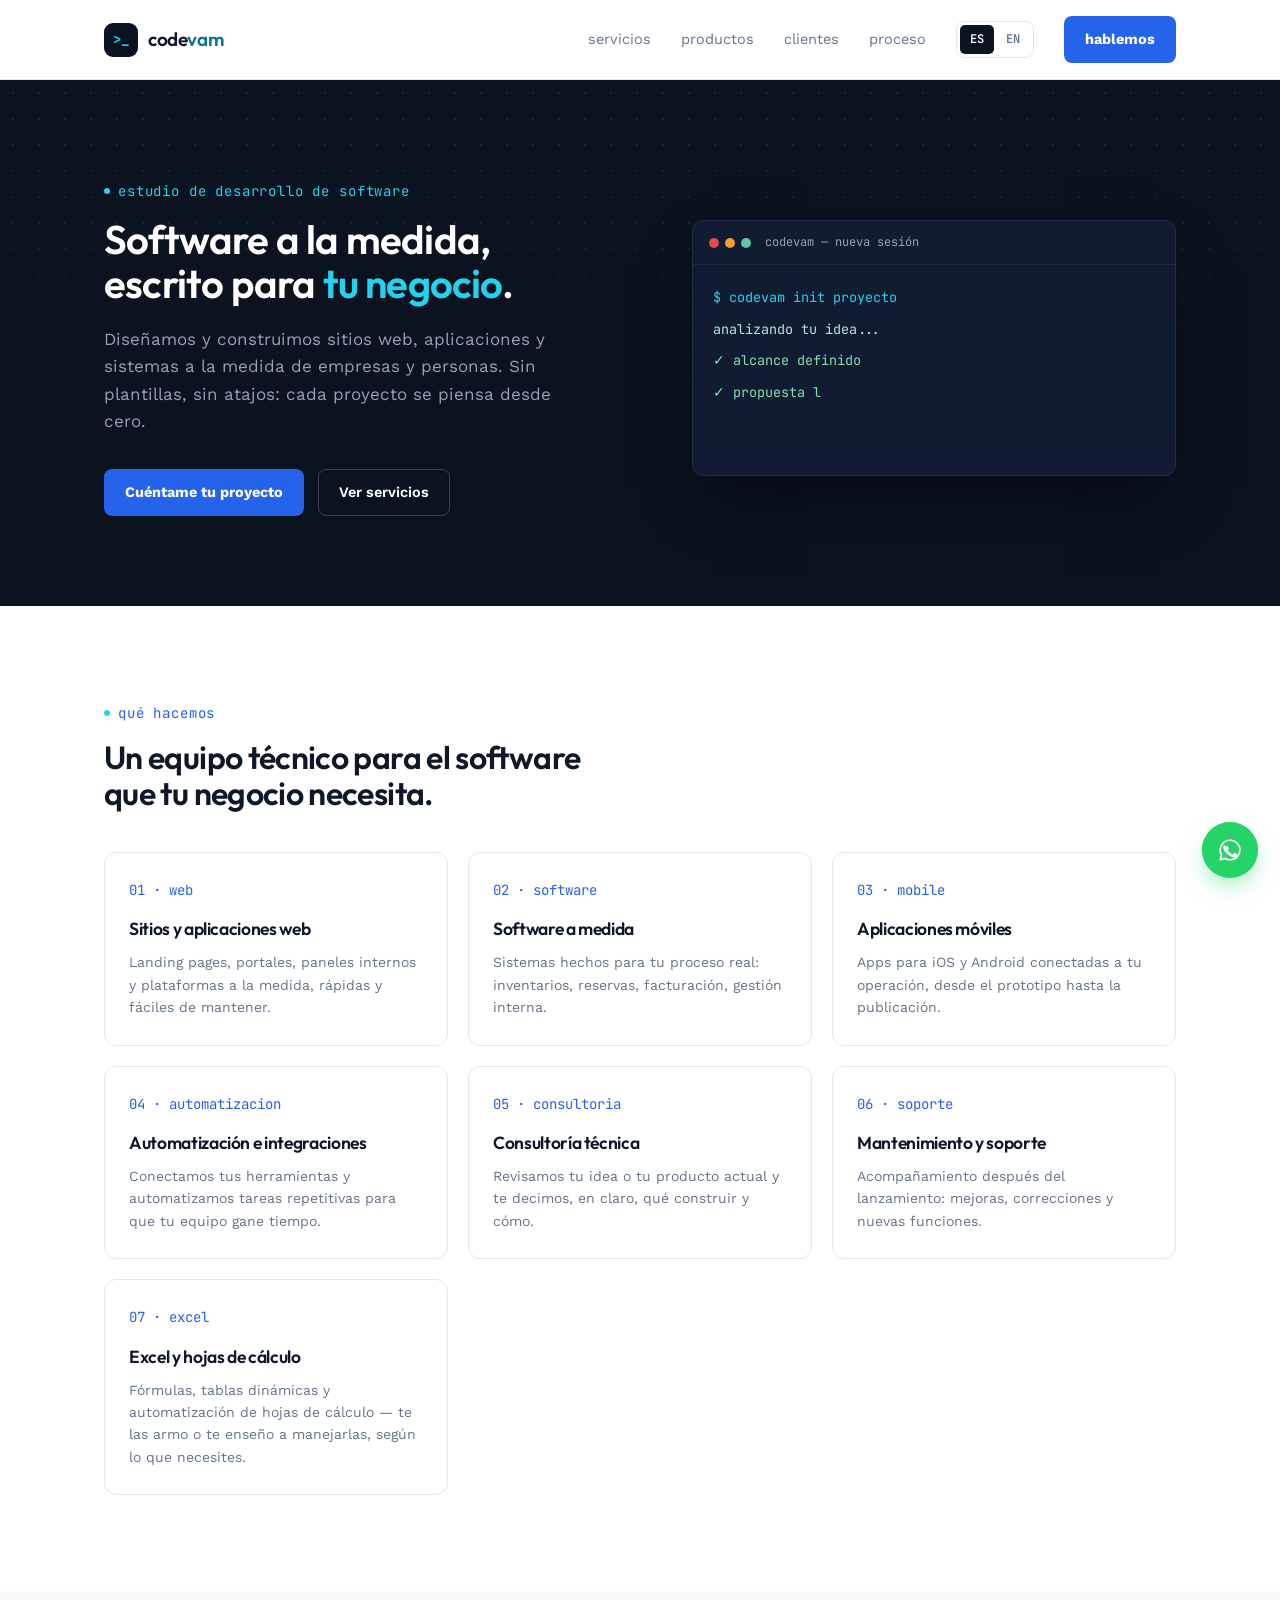
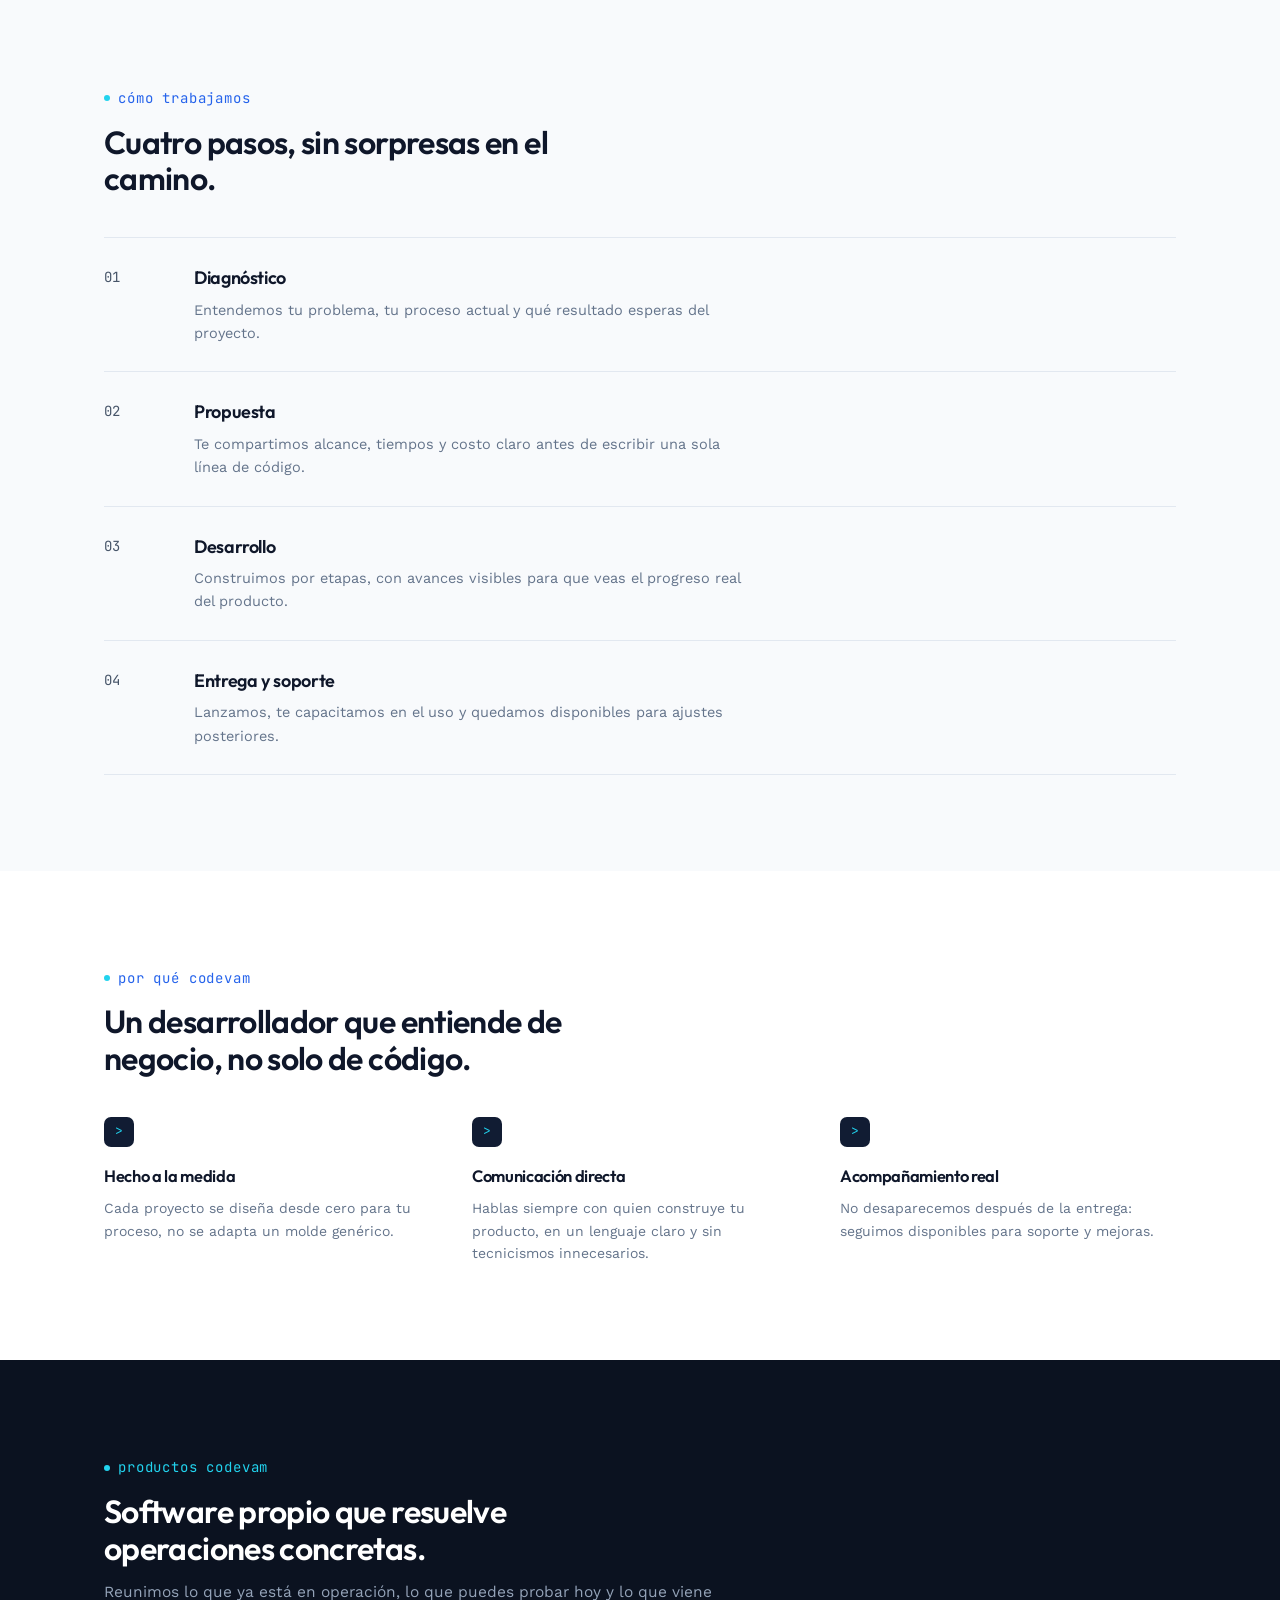
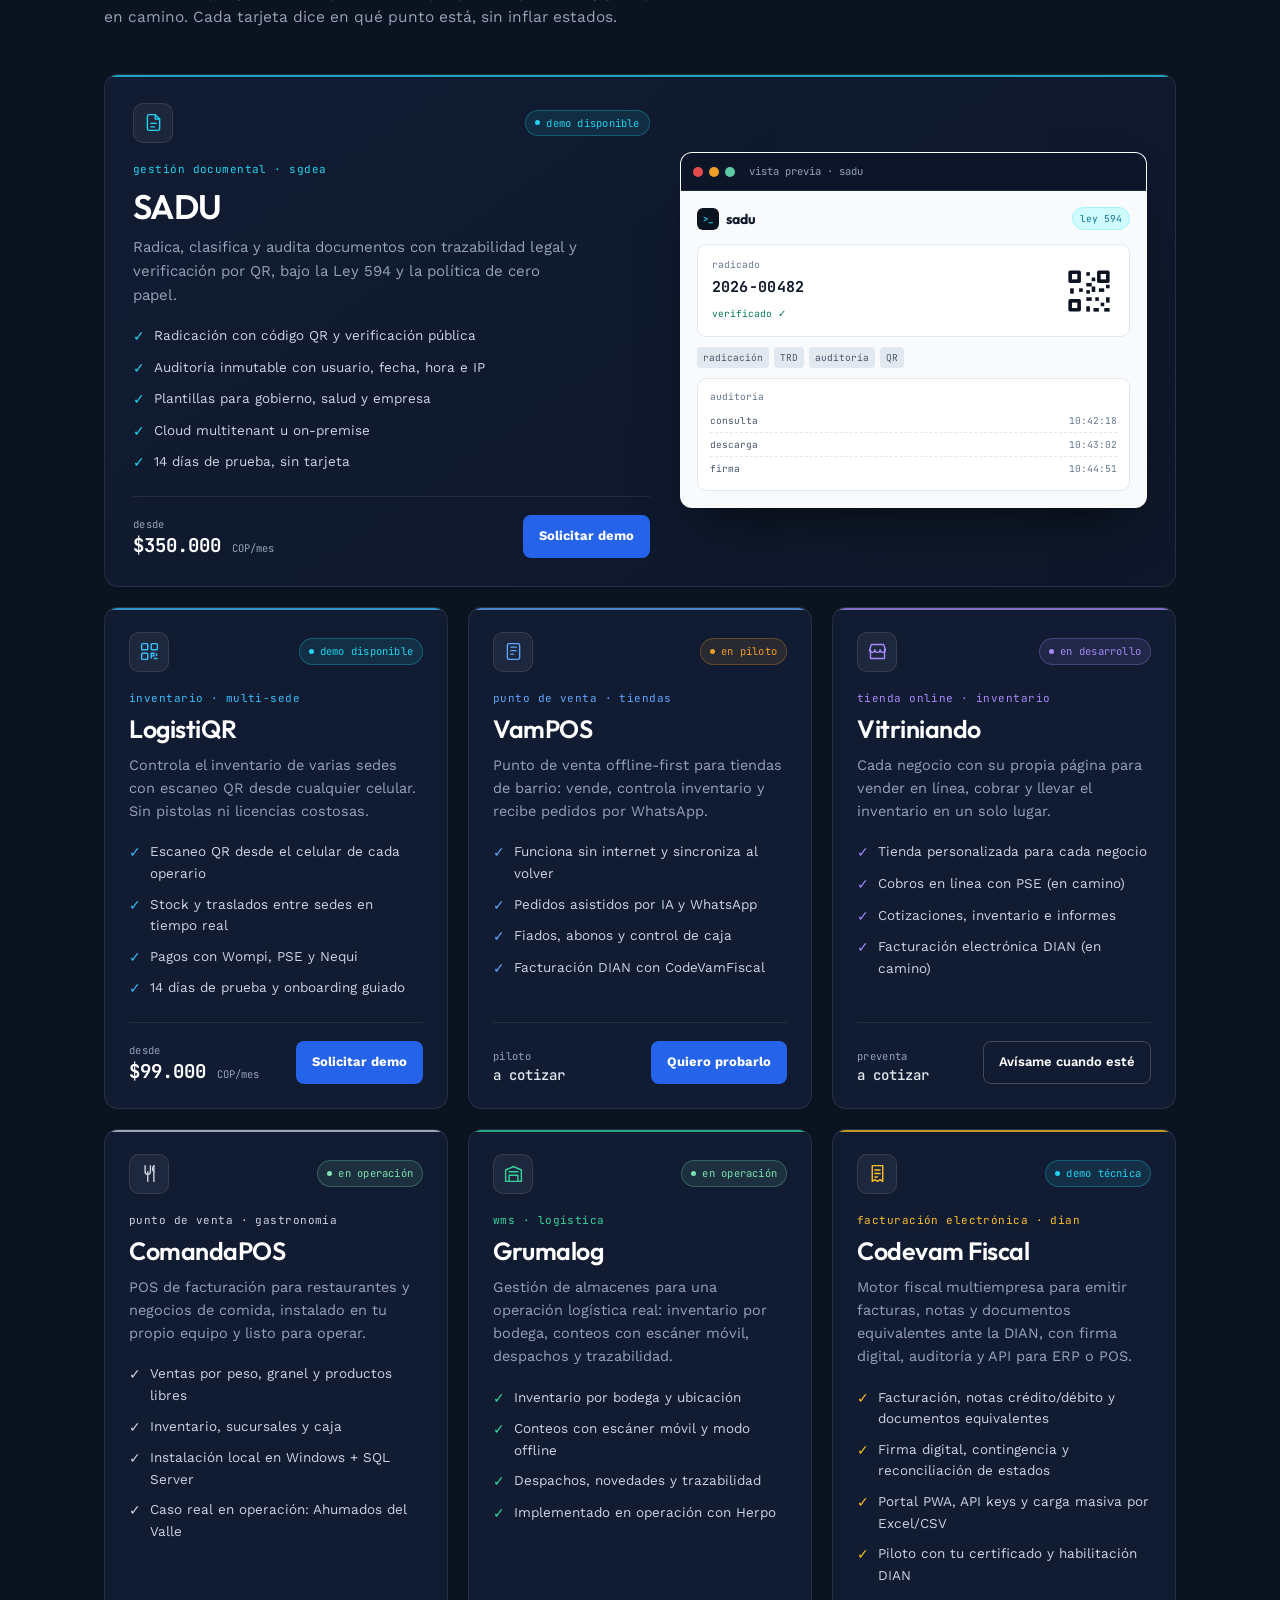
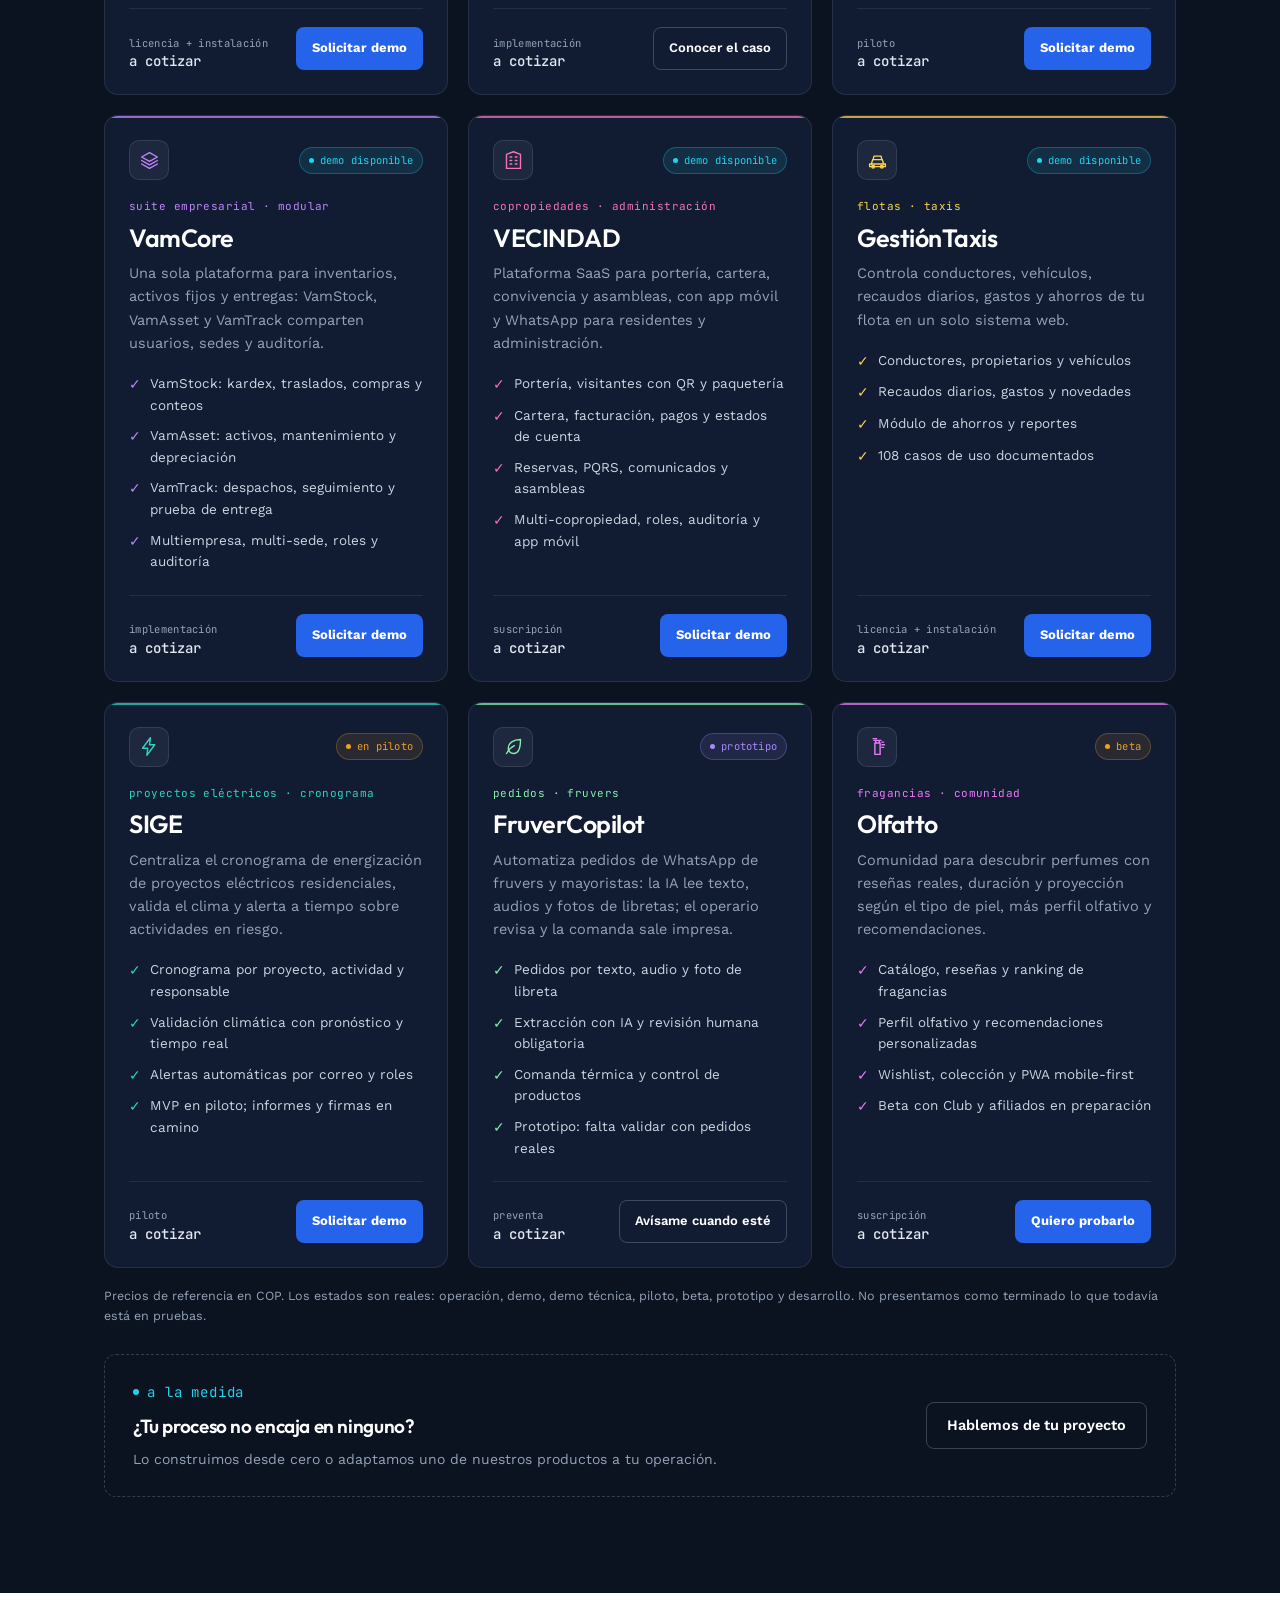
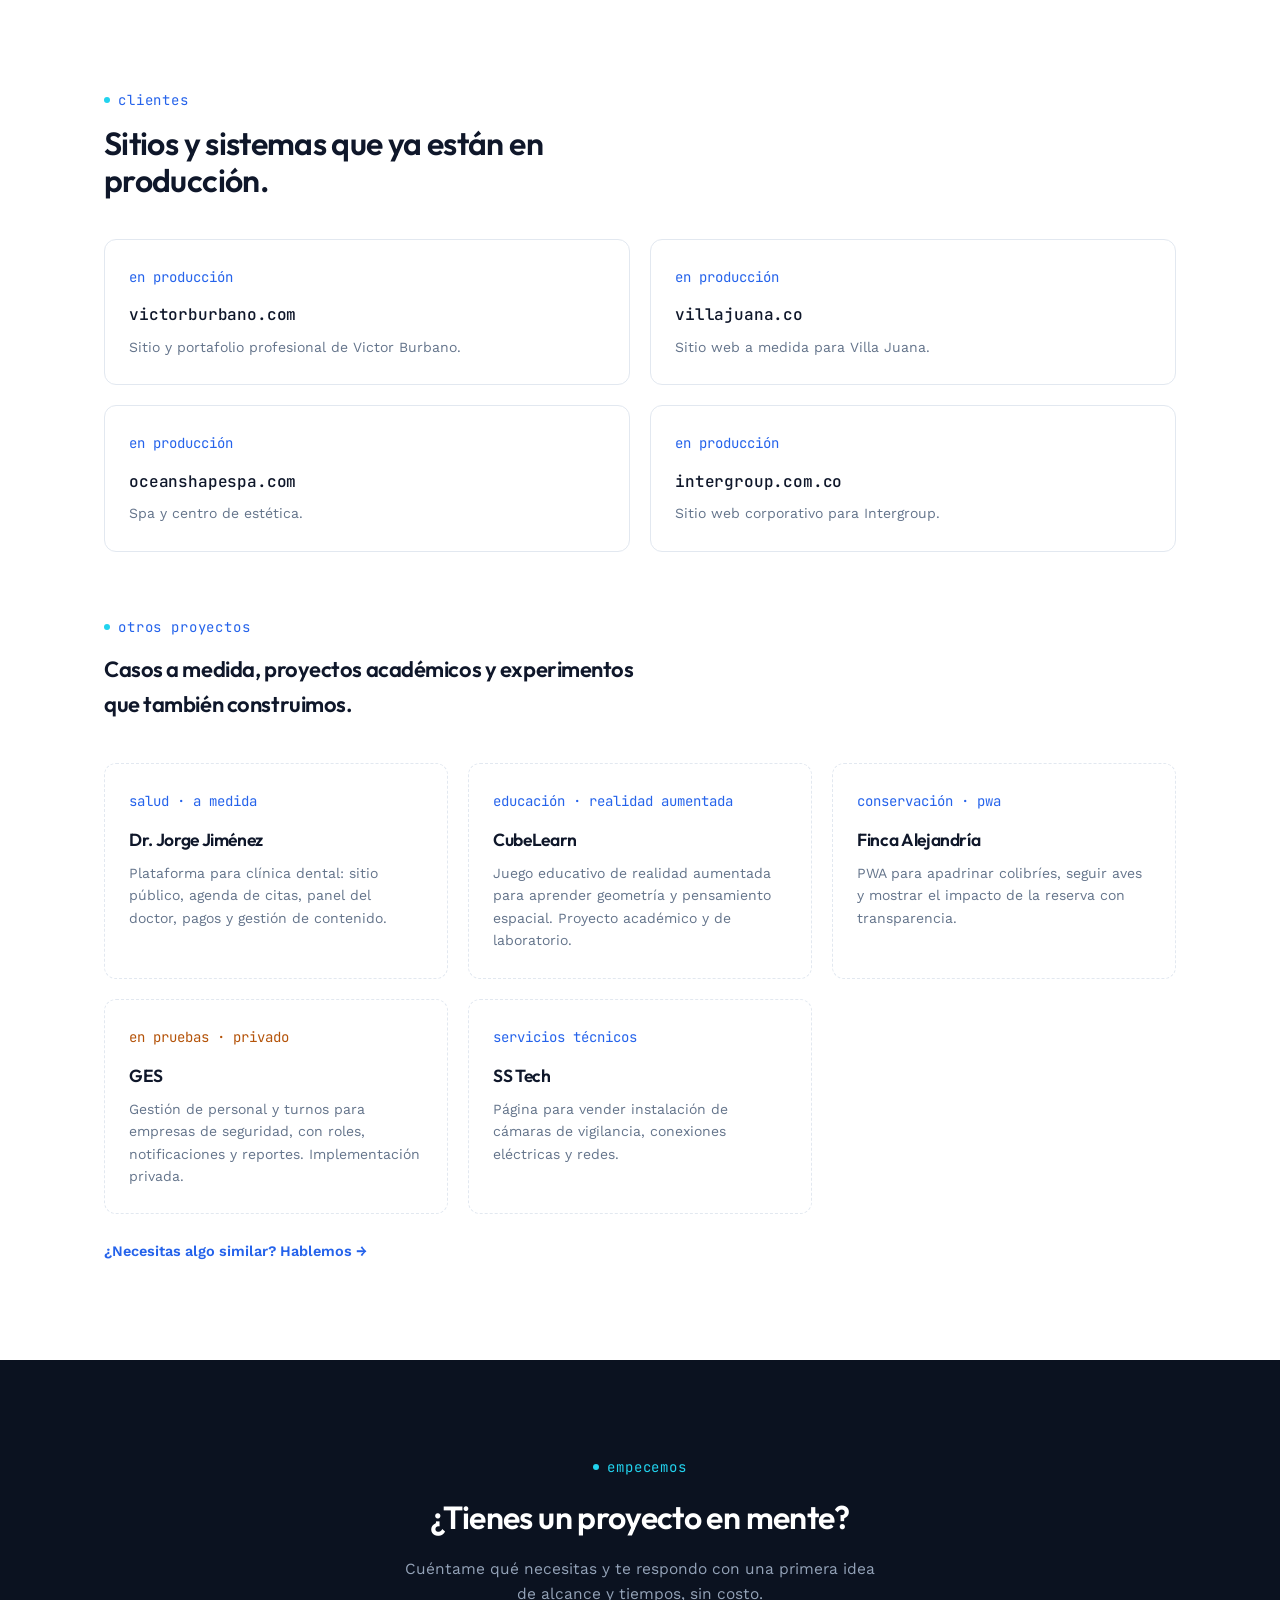
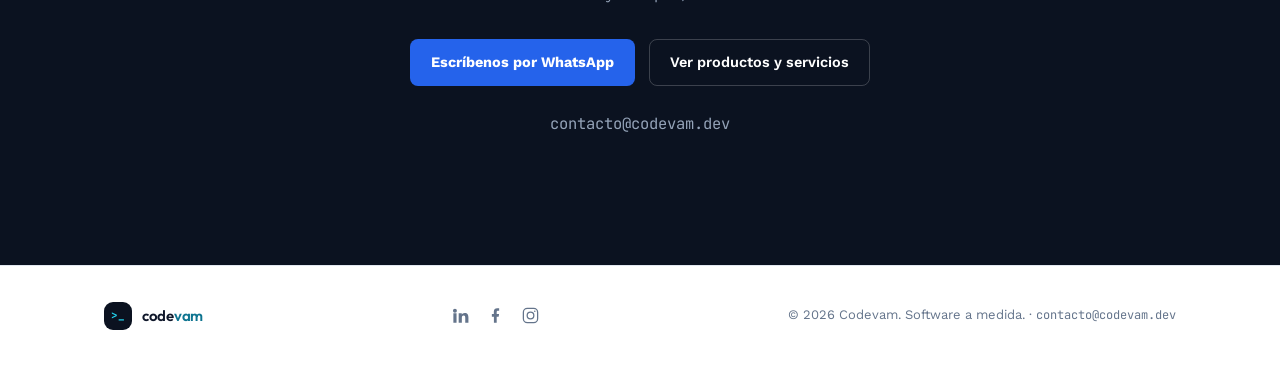
<file: index.html>
<!DOCTYPE html>
<html lang="es">

<head>
  <meta charset="UTF-8">
  <meta name="viewport" content="width=device-width, initial-scale=1.0">
  <title>Codevam — software a medida y productos para operaciones reales</title>
  <meta name="description"
    content="Codevam diseña y construye software a medida: sitios web, aplicaciones, automatizaciones e integraciones. También creamos productos como SADU, LogistiQR, Codevam Fiscal, VamCore, VECINDAD, VamPOS, FruverCopilot, Olfatto, SIGE, ComandaPOS y más. Cotiza tu proyecto por WhatsApp.">
  <meta name="theme-color" content="#0B1220">
  <meta name="robots" content="index, follow">
  <link rel="canonical" href="https://codevam.dev/">

  <!-- Open Graph / redes sociales -->
  <meta property="og:type" content="website">
  <meta property="og:site_name" content="Codevam">
  <meta property="og:title" content="Codevam — software a medida y productos para operaciones reales">
  <meta property="og:description"
    content="Diseñamos y construimos software a medida: sitios web, aplicaciones, automatizaciones e integraciones. Conoce nuestros productos SADU, LogistiQR, Codevam Fiscal, VamCore, VECINDAD, VamPOS, FruverCopilot, Olfatto, SIGE, ComandaPOS y más.">
  <meta property="og:url" content="https://codevam.dev/">
  <meta property="og:locale" content="es_CO">
  <meta property="og:image" content="https://codevam.dev/assets/og-image.png">
  <meta property="og:image:type" content="image/png">
  <meta property="og:image:width" content="1200">
  <meta property="og:image:height" content="630">
  <meta property="og:image:alt" content="Codevam — software a medida y productos propios">

  <!-- Twitter Card -->
  <meta name="twitter:card" content="summary_large_image">
  <meta name="twitter:title" content="Codevam — software a medida y productos para operaciones reales">
  <meta name="twitter:description"
    content="Software a medida y productos propios para operaciones reales: SADU, LogistiQR, Codevam Fiscal, VamCore, VECINDAD y más.">
  <meta name="twitter:image" content="https://codevam.dev/assets/og-image.png">
  <meta name="twitter:image:alt" content="Codevam — software a medida y productos propios">

  <!-- Favicon -->
  <link rel="icon" type="image/svg+xml" href="assets/favicon.svg">

  <link rel="preconnect" href="https://fonts.googleapis.com">
  <link rel="preconnect" href="https://fonts.gstatic.com" crossorigin>
  <link
    href="https://fonts.googleapis.com/css2?family=Outfit:wght@400;500;600;700&family=Work+Sans:ital,wght@0,400;0,500;0,600;1,400&family=JetBrains+Mono:wght@400;500;700&display=swap"
    rel="stylesheet">
  <link rel="stylesheet" href="assets/styles.css">

  <!-- Datos estructurados para buscadores -->
  <script type="application/ld+json">
{
  "@context": "https://schema.org",
  "@type": "ProfessionalService",
  "name": "Codevam",
  "description": "Desarrollo de software a medida: sitios web, aplicaciones, automatizaciones e integraciones para empresas y personas.",
  "url": "https://codevam.dev/",
  "email": "contacto@codevam.dev",
  "telephone": "+57 315 679 3777",
  "image": "https://codevam.dev/assets/og-image.png",
  "areaServed": "CO",
  "address": {
    "@type": "PostalAddress",
    "addressLocality": "Cali",
    "addressRegion": "Valle del Cauca",
    "addressCountry": "CO"
  },
  "sameAs": [
    "https://www.linkedin.com/company/codevamsoftware/",
    "https://www.facebook.com/profile.php?id=61594465042102",
    "https://www.instagram.com/codevam_/?hl=es-la"
  ],
  "makesOffer": [
    { "@type": "Offer", "itemOffered": { "@type": "Service", "name": "Desarrollo de sitios y aplicaciones web" } },
    { "@type": "Offer", "itemOffered": { "@type": "Service", "name": "Software a medida" } },
    { "@type": "Offer", "itemOffered": { "@type": "Service", "name": "Aplicaciones móviles" } },
    { "@type": "Offer", "itemOffered": { "@type": "Service", "name": "Automatización e integraciones" } },
    { "@type": "Offer", "itemOffered": { "@type": "Service", "name": "Consultoría técnica" } }
  ]
}
</script>
  <script type="application/ld+json">
{
  "@context": "https://schema.org",
  "@type": "ItemList",
  "name": "Productos Codevam",
  "itemListElement": [
    {
      "@type": "ListItem",
      "position": 1,
      "item": {
        "@type": "SoftwareApplication",
        "name": "SADU",
        "applicationCategory": "BusinessApplication",
        "operatingSystem": "Web",
        "description": "Sistema de gestión documental electrónica (SGDEA) con radicación por QR, auditoría inmutable y cumplimiento de la Ley 594 de 2000.",
        "offers": {
          "@type": "Offer",
          "price": "350000",
          "priceCurrency": "COP",
          "availability": "https://schema.org/InStock",
          "priceSpecification": {
            "@type": "UnitPriceSpecification",
            "price": "350000",
            "priceCurrency": "COP",
            "billingDuration": "P1M",
            "unitText": "mes"
          }
        }
      }
    },
    {
      "@type": "ListItem",
      "position": 2,
      "item": {
        "@type": "SoftwareApplication",
        "name": "LogistiQR",
        "applicationCategory": "BusinessApplication",
        "operatingSystem": "Web",
        "description": "Inventario multi-sede con escaneo QR desde el celular, pagos en línea y prueba gratuita.",
        "offers": {
          "@type": "Offer",
          "price": "99000",
          "priceCurrency": "COP",
          "availability": "https://schema.org/InStock",
          "priceSpecification": {
            "@type": "UnitPriceSpecification",
            "price": "99000",
            "priceCurrency": "COP",
            "billingDuration": "P1M",
            "unitText": "mes"
          }
        }
      }
    },
    {
      "@type": "ListItem",
      "position": 3,
      "item": {
        "@type": "SoftwareApplication",
        "name": "VamPOS",
        "applicationCategory": "BusinessApplication",
        "operatingSystem": "Web",
        "description": "Punto de venta offline-first para tiendas, con pedidos por WhatsApp, fiados y facturación DIAN.",
        "offers": {
          "@type": "Offer",
          "availability": "https://schema.org/PreOrder"
        }
      }
    },
    {
      "@type": "ListItem",
      "position": 4,
      "item": {
        "@type": "SoftwareApplication",
        "name": "ComandaPOS",
        "applicationCategory": "BusinessApplication",
        "operatingSystem": "Windows",
        "description": "Punto de venta de facturación para restaurantes y negocios de comida, con instalación local.",
        "offers": {
          "@type": "Offer",
          "availability": "https://schema.org/InStock"
        }
      }
    },
    {
      "@type": "ListItem",
      "position": 5,
      "item": {
        "@type": "SoftwareApplication",
        "name": "Grumalog",
        "applicationCategory": "BusinessApplication",
        "operatingSystem": "Web, Android",
        "description": "WMS para inventario por bodega, conteos con escáner móvil, despachos y trazabilidad logística.",
        "offers": {
          "@type": "Offer",
          "availability": "https://schema.org/InStock"
        }
      }
    },
    {
      "@type": "ListItem",
      "position": 6,
      "item": {
        "@type": "SoftwareApplication",
        "name": "Codevam Fiscal",
        "applicationCategory": "FinanceApplication",
        "operatingSystem": "Web",
        "description": "Motor de facturación electrónica DIAN multiempresa, con firma digital, auditoría, API y carga masiva.",
        "offers": {
          "@type": "Offer",
          "availability": "https://schema.org/PreOrder"
        }
      }
    },
    {
      "@type": "ListItem",
      "position": 7,
      "item": {
        "@type": "SoftwareApplication",
        "name": "VamCore",
        "applicationCategory": "BusinessApplication",
        "operatingSystem": "Web",
        "description": "Suite empresarial modular con VamStock para inventarios, VamAsset para activos fijos y VamTrack para entregas.",
        "offers": {
          "@type": "Offer",
          "availability": "https://schema.org/PreOrder"
        }
      }
    },
    {
      "@type": "ListItem",
      "position": 8,
      "item": {
        "@type": "SoftwareApplication",
        "name": "VECINDAD",
        "applicationCategory": "BusinessApplication",
        "operatingSystem": "Web, Android, iOS",
        "description": "Plataforma SaaS para administración de copropiedades: portería, cartera, convivencia, asambleas y app móvil.",
        "offers": {
          "@type": "Offer",
          "availability": "https://schema.org/PreOrder"
        }
      }
    },
    {
      "@type": "ListItem",
      "position": 9,
      "item": {
        "@type": "SoftwareApplication",
        "name": "GestiónTaxis",
        "applicationCategory": "BusinessApplication",
        "operatingSystem": "Web",
        "description": "Sistema para gestión operativa y financiera de flotas de taxis: conductores, vehículos, recaudos y ahorros.",
        "offers": {
          "@type": "Offer",
          "availability": "https://schema.org/PreOrder"
        }
      }
    },
    {
      "@type": "ListItem",
      "position": 10,
      "item": {
        "@type": "SoftwareApplication",
        "name": "SIGE",
        "applicationCategory": "BusinessApplication",
        "operatingSystem": "Web",
        "description": "Plataforma para planear y controlar el cronograma de energización de proyectos eléctricos residenciales con validación climática.",
        "offers": {
          "@type": "Offer",
          "availability": "https://schema.org/PreOrder"
        }
      }
    },
    {
      "@type": "ListItem",
      "position": 11,
      "item": {
        "@type": "SoftwareApplication",
        "name": "FruverCopilot",
        "applicationCategory": "BusinessApplication",
        "operatingSystem": "Web",
        "description": "Automatización de pedidos de WhatsApp para fruvers y mayoristas con IA, revisión humana e impresión térmica.",
        "offers": {
          "@type": "Offer",
          "availability": "https://schema.org/PreOrder"
        }
      }
    },
    {
      "@type": "ListItem",
      "position": 12,
      "item": {
        "@type": "SoftwareApplication",
        "name": "Olfatto",
        "applicationCategory": "LifestyleApplication",
        "operatingSystem": "Web, Android, iOS",
        "description": "Comunidad de descubrimiento de fragancias con reseñas, perfil olfativo, recomendaciones y colección personal.",
        "offers": {
          "@type": "Offer",
          "availability": "https://schema.org/PreOrder"
        }
      }
    },
    {
      "@type": "ListItem",
      "position": 13,
      "item": {
        "@type": "SoftwareApplication",
        "name": "Vitriniando",
        "applicationCategory": "BusinessApplication",
        "operatingSystem": "Web",
        "description": "Plataforma para que cada negocio venda en línea, cobre y controle su inventario en un solo lugar.",
        "offers": {
          "@type": "Offer",
          "availability": "https://schema.org/PreOrder"
        }
      }
    }
  ]
}
</script>
</head>

<body>

  <a class="skip-link" href="#contenido" data-i18n="skip_link">Saltar al contenido</a>

  <header id="top">
    <nav aria-label="Navegación principal" data-i18n-aria-label="nav_label">
      <a href="#top" class="brand" aria-label="Codevam — inicio" data-i18n-aria-label="brand_home">
        <span class="mark"><span>&gt;_</span></span>
        <span class="wordmark">code<em>vam</em></span>
      </a>

      <button class="nav-toggle" type="button" aria-expanded="false" aria-controls="navlinks"
        data-i18n-aria-label="nav_open_menu" aria-label="Abrir menú">
        <span></span><span></span><span></span>
      </button>

      <div class="navlinks" id="navlinks">
        <a href="#servicios" data-i18n="nav_servicios">servicios</a>
        <a href="#productos" data-i18n="nav_productos">productos</a>
        <a href="#clientes" data-i18n="nav_clientes">clientes</a>
        <a href="#proceso" data-i18n="nav_proceso">proceso</a>
        <div class="lang-toggle" role="group" aria-label="Idioma / Language">
          <button type="button" class="lang-option is-active" data-lang="es" aria-pressed="true">ES</button>
          <button type="button" class="lang-option" data-lang="en" aria-pressed="false">EN</button>
        </div>
        <a href="#contacto" class="btn btn-primary" data-i18n="nav_hablemos">hablemos</a>
      </div>
    </nav>
  </header>

  <main id="contenido">

    <section class="hero" aria-labelledby="hero-title">
      <div class="wrap hero-grid">
        <div>
          <span class="eyebrow" data-i18n="hero_eyebrow">estudio de desarrollo de software</span>
          <h1 id="hero-title" data-i18n-html="hero_h1">Software a la medida,<br>escrito para <span class="accent">tu
              negocio</span>.</h1>
          <p class="lead" data-i18n="hero_lead">Diseñamos y construimos sitios web, aplicaciones y sistemas a la medida
            de empresas y personas. Sin plantillas, sin atajos: cada proyecto se piensa desde cero.</p>
          <div class="hero-ctas">
            <a href="#contacto" class="btn btn-primary" data-i18n="hero_cta_primary">Cuéntame tu proyecto</a>
            <a href="#servicios" class="btn btn-on-dark" data-i18n="hero_cta_secondary">Ver servicios</a>
          </div>
        </div>
        <div class="terminal" aria-hidden="true">
          <div class="terminal-bar">
            <span class="dot r"></span><span class="dot y"></span><span class="dot g"></span>
            <span class="terminal-title" data-i18n="terminal_title">codevam — nueva sesión</span>
          </div>
          <div class="terminal-body" id="term"></div>
        </div>
      </div>
    </section>

    <section id="servicios" aria-labelledby="servicios-title">
      <div class="wrap">
        <span class="eyebrow" data-i18n="servicios_eyebrow">qué hacemos</span>
        <h2 id="servicios-title" class="section-title" style="max-width:520px;" data-i18n="servicios_h2">Un equipo
          técnico para el software que tu negocio necesita.</h2>
        <div class="services-grid">
          <div class="card">
            <span class="tag" data-i18n="tag_01">01 · web</span>
            <h3 data-i18n="card1_h3">Sitios y aplicaciones web</h3>
            <p data-i18n="card1_p">Landing pages, portales, paneles internos y plataformas a la medida, rápidas y
              fáciles de mantener.</p>
          </div>
          <div class="card">
            <span class="tag" data-i18n="tag_02">02 · software</span>
            <h3 data-i18n="card2_h3">Software a medida</h3>
            <p data-i18n="card2_p">Sistemas hechos para tu proceso real: inventarios, reservas, facturación, gestión
              interna.</p>
          </div>
          <div class="card">
            <span class="tag" data-i18n="tag_03">03 · mobile</span>
            <h3 data-i18n="card3_h3">Aplicaciones móviles</h3>
            <p data-i18n="card3_p">Apps para iOS y Android conectadas a tu operación, desde el prototipo hasta la
              publicación.</p>
          </div>
          <div class="card">
            <span class="tag" data-i18n="tag_04">04 · automatizacion</span>
            <h3 data-i18n="card4_h3">Automatización e integraciones</h3>
            <p data-i18n="card4_p">Conectamos tus herramientas y automatizamos tareas repetitivas para que tu equipo
              gane tiempo.</p>
          </div>
          <div class="card">
            <span class="tag" data-i18n="tag_05">05 · consultoria</span>
            <h3 data-i18n="card5_h3">Consultoría técnica</h3>
            <p data-i18n="card5_p">Revisamos tu idea o tu producto actual y te decimos, en claro, qué construir y cómo.
            </p>
          </div>
          <div class="card">
            <span class="tag" data-i18n="tag_06">06 · soporte</span>
            <h3 data-i18n="card6_h3">Mantenimiento y soporte</h3>
            <p data-i18n="card6_p">Acompañamiento después del lanzamiento: mejoras, correcciones y nuevas funciones.</p>
          </div>
          <div class="card">
            <span class="tag" data-i18n="tag_07">07 · excel</span>
            <h3 data-i18n="card7_h3">Excel y hojas de cálculo</h3>
            <p data-i18n="card7_p">Fórmulas, tablas dinámicas y automatización de hojas de cálculo — te las armo o te
              enseño a manejarlas, según lo que necesites.</p>
          </div>
        </div>
      </div>
    </section>

    <section id="proceso" class="process" aria-labelledby="proceso-title">
      <div class="wrap">
        <span class="eyebrow" data-i18n="proceso_eyebrow">cómo trabajamos</span>
        <h2 id="proceso-title" class="section-title" style="max-width:480px;" data-i18n="proceso_h2">Cuatro pasos, sin
          sorpresas en el camino.</h2>
        <div class="process-list">
          <div class="process-item">
            <span class="process-num">01</span>
            <div>
              <h3 data-i18n="proc1_h3">Diagnóstico</h3>
              <p data-i18n="proc1_p">Entendemos tu problema, tu proceso actual y qué resultado esperas del proyecto.</p>
            </div>
          </div>
          <div class="process-item">
            <span class="process-num">02</span>
            <div>
              <h3 data-i18n="proc2_h3">Propuesta</h3>
              <p data-i18n="proc2_p">Te compartimos alcance, tiempos y costo claro antes de escribir una sola línea de
                código.</p>
            </div>
          </div>
          <div class="process-item">
            <span class="process-num">03</span>
            <div>
              <h3 data-i18n="proc3_h3">Desarrollo</h3>
              <p data-i18n="proc3_p">Construimos por etapas, con avances visibles para que veas el progreso real del
                producto.</p>
            </div>
          </div>
          <div class="process-item">
            <span class="process-num">04</span>
            <div>
              <h3 data-i18n="proc4_h3">Entrega y soporte</h3>
              <p data-i18n="proc4_p">Lanzamos, te capacitamos en el uso y quedamos disponibles para ajustes posteriores.
              </p>
            </div>
          </div>
        </div>
      </div>
    </section>

    <section aria-labelledby="why-title">
      <div class="wrap">
        <span class="eyebrow" data-i18n="why_eyebrow">por qué codevam</span>
        <h2 id="why-title" class="section-title" style="max-width:520px;" data-i18n="why_h2">Un desarrollador que
          entiende de negocio, no solo de código.</h2>
        <div class="why-grid">
          <div>
            <div class="num">&#62;</div>
            <h3 data-i18n="why1_h3">Hecho a la medida</h3>
            <p data-i18n="why1_p">Cada proyecto se diseña desde cero para tu proceso, no se adapta un molde genérico.</p>
          </div>
          <div>
            <div class="num">&#62;</div>
            <h3 data-i18n="why2_h3">Comunicación directa</h3>
            <p data-i18n="why2_p">Hablas siempre con quien construye tu producto, en un lenguaje claro y sin
              tecnicismos innecesarios.</p>
          </div>
          <div>
            <div class="num">&#62;</div>
            <h3 data-i18n="why3_h3">Acompañamiento real</h3>
            <p data-i18n="why3_p">No desaparecemos después de la entrega: seguimos disponibles para soporte y mejoras.
            </p>
          </div>
        </div>
      </div>
    </section>

    <section id="productos" class="products" aria-labelledby="productos-title">
      <div class="wrap">
        <span class="eyebrow" data-i18n="productos_eyebrow">productos codevam</span>
        <h2 id="productos-title" class="section-title" style="max-width:560px;" data-i18n="productos_h2">Software
          propio que resuelve operaciones concretas.</h2>
        <p class="section-lead" data-i18n="productos_lead">Reunimos lo que ya está en operación, lo que puedes probar
          hoy y lo que viene en camino. Cada tarjeta dice en qué punto está, sin inflar estados.</p>

        <div class="product-grid">
          <!-- SADU: producto destacado -->
          <article class="product-card product-featured product-sadu">
            <div class="product-copy">
              <div class="product-head">
                <span class="product-icon" aria-hidden="true">
                  <svg viewBox="0 0 24 24" fill="none" stroke="currentColor" stroke-width="1.6"
                    stroke-linecap="round" stroke-linejoin="round">
                    <path d="M14 3H7a2 2 0 0 0-2 2v14a2 2 0 0 0 2 2h10a2 2 0 0 0 2-2V8z" />
                    <path d="M14 3v5h5" />
                    <path d="M9 13h6M9 17h4" />
                  </svg>
                </span>
                <span class="status status-demo" data-i18n="status_demo">demo disponible</span>
              </div>
              <p class="product-kicker" data-i18n="sadu_kicker">gestión documental · sgdea</p>
              <h3 class="product-name">SADU</h3>
              <p class="product-tagline" data-i18n="sadu_tagline">Radica, clasifica y audita documentos con
                trazabilidad legal y verificación por QR, bajo la Ley 594 y la política de cero papel.</p>
              <ul class="product-features">
                <li data-i18n="sadu_feat1">Radicación con código QR y verificación pública</li>
                <li data-i18n="sadu_feat2">Auditoría inmutable con usuario, fecha, hora e IP</li>
                <li data-i18n="sadu_feat3">Plantillas para gobierno, salud y empresa</li>
                <li data-i18n="sadu_feat4">Cloud multitenant u on-premise</li>
                <li data-i18n="sadu_feat5">14 días de prueba, sin tarjeta</li>
              </ul>
            </div>

            <div class="product-preview" aria-hidden="true">
              <div class="preview-bar">
                <span class="dot r"></span><span class="dot y"></span><span class="dot g"></span>
                <span class="preview-url" data-i18n="sadu_preview_url">vista previa · sadu</span>
              </div>
              <div class="preview-body">
                <div class="preview-top">
                  <div class="preview-brand"><span class="preview-mark">&gt;_</span><span>sadu</span></div>
                  <span class="preview-pill" data-i18n="sadu_preview_pill">ley 594</span>
                </div>
                <div class="preview-radicado">
                  <div>
                    <span class="preview-label" data-i18n="sadu_preview_label">radicado</span>
                    <strong class="preview-code">2026-00482</strong>
                    <span class="preview-ok" data-i18n="sadu_preview_ok">verificado ✓</span>
                  </div>
                  <svg class="preview-qr" viewBox="0 0 29 29" aria-hidden="true">
                    <rect width="29" height="29" rx="2" fill="#fff" />
                    <g fill="#0B1220">
                      <rect x="3" y="3" width="7" height="7" rx="1" />
                      <rect x="19" y="3" width="7" height="7" rx="1" />
                      <rect x="3" y="19" width="7" height="7" rx="1" />
                      <rect x="5" y="5" width="3" height="3" fill="#fff" />
                      <rect x="21" y="5" width="3" height="3" fill="#fff" />
                      <rect x="5" y="21" width="3" height="3" fill="#fff" />
                      <rect x="13" y="4" width="2" height="2" />
                      <rect x="16" y="7" width="2" height="2" />
                      <rect x="13" y="10" width="3" height="2" />
                      <rect x="4" y="13" width="2" height="3" />
                      <rect x="9" y="13" width="2" height="2" />
                      <rect x="13" y="14" width="2" height="2" />
                      <rect x="16" y="12" width="2" height="3" />
                      <rect x="20" y="13" width="3" height="2" />
                      <rect x="24" y="11" width="2" height="2" />
                      <rect x="13" y="18" width="3" height="2" />
                      <rect x="18" y="18" width="2" height="2" />
                      <rect x="21" y="21" width="2" height="2" />
                      <rect x="24" y="18" width="2" height="3" />
                      <rect x="13" y="23" width="2" height="3" />
                      <rect x="17" y="24" width="3" height="2" />
                      <rect x="23" y="24" width="3" height="2" />
                    </g>
                  </svg>
                </div>
                <div class="preview-tags">
                  <span data-i18n="sadu_preview_tag1">radicación</span>
                  <span data-i18n="sadu_preview_tag2">TRD</span>
                  <span data-i18n="sadu_preview_tag3">auditoría</span>
                  <span data-i18n="sadu_preview_tag4">QR</span>
                </div>
                <div class="preview-audit">
                  <span class="preview-audit-title" data-i18n="sadu_preview_audit">auditoría</span>
                  <div class="preview-audit-row"><span data-i18n="sadu_preview_event1">consulta</span><span>10:42:18</span></div>
                  <div class="preview-audit-row"><span data-i18n="sadu_preview_event2">descarga</span><span>10:43:02</span></div>
                  <div class="preview-audit-row"><span data-i18n="sadu_preview_event3">firma</span><span>10:44:51</span></div>
                </div>
              </div>
            </div>

            <div class="product-foot">
              <div class="product-price">
                <span class="price-label" data-i18n="price_from">desde</span>
                <span class="price-value" data-i18n-html="sadu_price">$350.000 <small>COP/mes</small></span>
              </div>
              <button type="button" class="btn btn-primary product-cta" data-product="SADU" data-intent="demo"
                aria-haspopup="dialog" aria-controls="wa-modal" data-i18n="cta_demo">Solicitar demo</button>
            </div>
          </article>

          <!-- LogistiQR -->
          <article class="product-card product-logistiqr">
            <div class="product-head">
              <span class="product-icon" aria-hidden="true">
                <svg viewBox="0 0 24 24" fill="none" stroke="currentColor" stroke-width="1.6">
                  <rect x="3" y="3" width="7" height="7" rx="1" />
                  <rect x="14" y="3" width="7" height="7" rx="1" />
                  <rect x="3" y="14" width="7" height="7" rx="1" />
                  <path d="M14 14h3v3h-3zM20 14v3M17 20h4M14 17v3" />
                </svg>
              </span>
              <span class="status status-demo" data-i18n="status_demo">demo disponible</span>
            </div>
            <p class="product-kicker" data-i18n="logistiqr_kicker">inventario · multi-sede</p>
            <h3 class="product-name">LogistiQR</h3>
            <p class="product-tagline" data-i18n="logistiqr_tagline">Controla el inventario de varias sedes con
              escaneo QR desde cualquier celular. Sin pistolas ni licencias costosas.</p>
            <ul class="product-features">
              <li data-i18n="logistiqr_feat1">Escaneo QR desde el celular de cada operario</li>
              <li data-i18n="logistiqr_feat2">Stock y traslados entre sedes en tiempo real</li>
              <li data-i18n="logistiqr_feat3">Pagos con Wompi, PSE y Nequi</li>
              <li data-i18n="logistiqr_feat4">14 días de prueba y onboarding guiado</li>
            </ul>
            <div class="product-foot">
              <div class="product-price">
                <span class="price-label" data-i18n="price_from">desde</span>
                <span class="price-value" data-i18n-html="logistiqr_price">$99.000 <small>COP/mes</small></span>
              </div>
              <button type="button" class="btn btn-primary product-cta" data-product="LogistiQR" data-intent="demo"
                aria-haspopup="dialog" aria-controls="wa-modal" data-i18n="cta_demo">Solicitar demo</button>
            </div>
          </article>

          <!-- VamPOS -->
          <article class="product-card product-vampos">
            <div class="product-head">
              <span class="product-icon" aria-hidden="true">
                <svg viewBox="0 0 24 24" fill="none" stroke="currentColor" stroke-width="1.6"
                  stroke-linecap="round" stroke-linejoin="round">
                  <rect x="5" y="3" width="14" height="18" rx="2" />
                  <path d="M9 7h6M9 11h6M9 15h3" />
                </svg>
              </span>
              <span class="status status-beta" data-i18n="status_beta">en piloto</span>
            </div>
            <p class="product-kicker" data-i18n="vampos_kicker">punto de venta · tiendas</p>
            <h3 class="product-name">VamPOS</h3>
            <p class="product-tagline" data-i18n="vampos_tagline">Punto de venta offline-first para tiendas de barrio:
              vende, controla inventario y recibe pedidos por WhatsApp.</p>
            <ul class="product-features">
              <li data-i18n="vampos_feat1">Funciona sin internet y sincroniza al volver</li>
              <li data-i18n="vampos_feat2">Pedidos asistidos por IA y WhatsApp</li>
              <li data-i18n="vampos_feat3">Fiados, abonos y control de caja</li>
              <li data-i18n="vampos_feat4">Facturación DIAN con CodeVamFiscal</li>
            </ul>
            <div class="product-foot">
              <div class="product-price">
                <span class="price-label" data-i18n="price_pilot">piloto</span>
                <span class="price-value price-text" data-i18n="price_quote">a cotizar</span>
              </div>
              <button type="button" class="btn btn-primary product-cta" data-product="VamPOS" data-intent="demo"
                aria-haspopup="dialog" aria-controls="wa-modal" data-i18n="cta_try">Quiero probarlo</button>
            </div>
          </article>

          <!-- Vitriniando -->
          <article class="product-card product-vitriniando">
            <div class="product-head">
              <span class="product-icon" aria-hidden="true">
                <svg viewBox="0 0 24 24" fill="none" stroke="currentColor" stroke-width="1.6"
                  stroke-linecap="round" stroke-linejoin="round">
                  <path d="M4 10v10h16V10" />
                  <path d="M3 10l2-6h14l2 6" />
                  <path d="M3 10a3 3 0 0 0 6 0 3 3 0 0 0 6 0 3 3 0 0 0 6 0" />
                </svg>
              </span>
              <span class="status status-dev" data-i18n="status_dev">en desarrollo</span>
            </div>
            <p class="product-kicker" data-i18n="vitriniando_kicker">tienda online · inventario</p>
            <h3 class="product-name">Vitriniando</h3>
            <p class="product-tagline" data-i18n="vitriniando_tagline">Cada negocio con su propia página para vender en
              línea, cobrar y llevar el inventario en un solo lugar.</p>
            <ul class="product-features">
              <li data-i18n="vitriniando_feat1">Tienda personalizada para cada negocio</li>
              <li data-i18n="vitriniando_feat2">Cobros en línea con PSE</li>
              <li data-i18n="vitriniando_feat3">Cotizaciones, inventario e informes</li>
              <li data-i18n="vitriniando_feat4">Facturación electrónica DIAN</li>
            </ul>
            <div class="product-foot">
              <div class="product-price">
                <span class="price-label" data-i18n="price_presale">preventa</span>
                <span class="price-value price-text" data-i18n="price_quote">a cotizar</span>
              </div>
              <button type="button" class="btn btn-on-dark product-cta" data-product="Vitriniando" data-intent="notify"
                aria-haspopup="dialog" aria-controls="wa-modal" data-i18n="cta_notify">Avísame cuando esté</button>
            </div>
          </article>

          <!-- ComandaPOS -->
          <article class="product-card product-comanda">
            <div class="product-head">
              <span class="product-icon" aria-hidden="true">
                <svg viewBox="0 0 24 24" fill="none" stroke="currentColor" stroke-width="1.6"
                  stroke-linecap="round" stroke-linejoin="round">
                  <path d="M7 3v7a3 3 0 0 0 6 0V3" />
                  <path d="M10 10v11" />
                  <path d="M17 3v18" />
                  <path d="M17 3c-2 2-2 5 0 7" />
                </svg>
              </span>
              <span class="status status-live" data-i18n="status_live">en operación</span>
            </div>
            <p class="product-kicker" data-i18n="comandapos_kicker">punto de venta · gastronomía</p>
            <h3 class="product-name">ComandaPOS</h3>
            <p class="product-tagline" data-i18n="comandapos_tagline">POS de facturación para restaurantes y negocios
              de comida, instalado en tu propio equipo y listo para operar.</p>
            <ul class="product-features">
              <li data-i18n="comandapos_feat1">Ventas por peso, granel y productos libres</li>
              <li data-i18n="comandapos_feat2">Inventario, sucursales y caja</li>
              <li data-i18n="comandapos_feat3">Instalación local en Windows + SQL Server</li>
              <li data-i18n="comandapos_feat4">Caso real en operación: Ahumados del Valle</li>
            </ul>
            <div class="product-foot">
              <div class="product-price">
                <span class="price-label" data-i18n="price_license">licencia + instalación</span>
                <span class="price-value price-text" data-i18n="price_quote">a cotizar</span>
              </div>
              <button type="button" class="btn btn-primary product-cta" data-product="ComandaPOS" data-intent="demo"
                aria-haspopup="dialog" aria-controls="wa-modal" data-i18n="cta_demo">Solicitar demo</button>
            </div>
          </article>

          <!-- Grumalog -->
          <article class="product-card product-grumalog">
            <div class="product-head">
              <span class="product-icon" aria-hidden="true">
                <svg viewBox="0 0 24 24" fill="none" stroke="currentColor" stroke-width="1.6"
                  stroke-linecap="round" stroke-linejoin="round">
                  <path d="M3 21V8l9-4 9 4v13" />
                  <path d="M3 21h18M7 21v-7h10v7M7 10h10" />
                </svg>
              </span>
              <span class="status status-live" data-i18n="status_live">en operación</span>
            </div>
            <p class="product-kicker" data-i18n="grumalog_kicker">wms · logística</p>
            <h3 class="product-name">Grumalog</h3>
            <p class="product-tagline" data-i18n="grumalog_tagline">Gestión de almacenes para una operación
              logística real: inventario por bodega, conteos con escáner móvil, despachos y trazabilidad.</p>
            <ul class="product-features">
              <li data-i18n="grumalog_feat1">Inventario por bodega y ubicación</li>
              <li data-i18n="grumalog_feat2">Conteos con escáner móvil y modo offline</li>
              <li data-i18n="grumalog_feat3">Despachos, novedades y trazabilidad</li>
              <li data-i18n="grumalog_feat4">Implementado en operación con Herpo</li>
            </ul>
            <div class="product-foot">
              <div class="product-price">
                <span class="price-label" data-i18n="price_implementation">implementación</span>
                <span class="price-value price-text" data-i18n="price_quote">a cotizar</span>
              </div>
              <button type="button" class="btn btn-on-dark product-cta" data-product="Grumalog" data-intent="info"
                aria-haspopup="dialog" aria-controls="wa-modal" data-i18n="cta_info">Conocer el caso</button>
            </div>
          </article>

          <!-- Codevam Fiscal -->
          <article class="product-card product-codevamfiscal">
            <div class="product-head">
              <span class="product-icon" aria-hidden="true">
                <svg viewBox="0 0 24 24" fill="none" stroke="currentColor" stroke-width="1.6"
                  stroke-linecap="round" stroke-linejoin="round">
                  <path d="M6 3h12v18l-3-2-3 2-3-2-3 2V3z" />
                  <path d="M9 8h6M9 12h6M9 16h3" />
                </svg>
              </span>
              <span class="status status-demo" data-i18n="status_tech_demo">demo técnica</span>
            </div>
            <p class="product-kicker" data-i18n="codevamfiscal_kicker">facturación electrónica · dian</p>
            <h3 class="product-name">Codevam Fiscal</h3>
            <p class="product-tagline" data-i18n="codevamfiscal_tagline">Motor fiscal multiempresa para emitir
              facturas, notas y documentos equivalentes ante la DIAN, con firma digital, auditoría y API para ERP o
              POS.</p>
            <ul class="product-features">
              <li data-i18n="codevamfiscal_feat1">Facturación, notas crédito/débito y documentos equivalentes</li>
              <li data-i18n="codevamfiscal_feat2">Firma digital, contingencia y reconciliación de estados</li>
              <li data-i18n="codevamfiscal_feat3">Portal PWA, API keys y carga masiva por Excel/CSV</li>
              <li data-i18n="codevamfiscal_feat4">Piloto con tu certificado y habilitación DIAN</li>
            </ul>
            <div class="product-foot">
              <div class="product-price">
                <span class="price-label" data-i18n="price_pilot">piloto</span>
                <span class="price-value price-text" data-i18n="price_quote">a cotizar</span>
              </div>
              <button type="button" class="btn btn-primary product-cta" data-product="Codevam Fiscal"
                data-intent="demo" aria-haspopup="dialog" aria-controls="wa-modal" data-i18n="cta_demo">Solicitar
                demo</button>
            </div>
          </article>

          <!-- VamCore -->
          <article class="product-card product-vamcore">
            <div class="product-head">
              <span class="product-icon" aria-hidden="true">
                <svg viewBox="0 0 24 24" fill="none" stroke="currentColor" stroke-width="1.6"
                  stroke-linecap="round" stroke-linejoin="round">
                  <path d="M12 3 3 8l9 5 9-5-9-5z" />
                  <path d="m3 12 9 5 9-5M3 16l9 5 9-5" />
                </svg>
              </span>
              <span class="status status-demo" data-i18n="status_demo">demo disponible</span>
            </div>
            <p class="product-kicker" data-i18n="vamcore_kicker">suite empresarial · modular</p>
            <h3 class="product-name">VamCore</h3>
            <p class="product-tagline" data-i18n="vamcore_tagline">Una sola plataforma para inventarios, activos
              fijos y entregas: VamStock, VamAsset y VamTrack comparten usuarios, sedes y auditoría.</p>
            <ul class="product-features">
              <li data-i18n="vamcore_feat1">VamStock: kardex, traslados, compras y conteos</li>
              <li data-i18n="vamcore_feat2">VamAsset: activos, mantenimiento y depreciación</li>
              <li data-i18n="vamcore_feat3">VamTrack: despachos, seguimiento y prueba de entrega</li>
              <li data-i18n="vamcore_feat4">Multiempresa, multi-sede, roles y auditoría</li>
            </ul>
            <div class="product-foot">
              <div class="product-price">
                <span class="price-label" data-i18n="price_implementation">implementación</span>
                <span class="price-value price-text" data-i18n="price_quote">a cotizar</span>
              </div>
              <button type="button" class="btn btn-primary product-cta" data-product="VamCore" data-intent="demo"
                aria-haspopup="dialog" aria-controls="wa-modal" data-i18n="cta_demo">Solicitar demo</button>
            </div>
          </article>

          <!-- VECINDAD -->
          <article class="product-card product-vecindad">
            <div class="product-head">
              <span class="product-icon" aria-hidden="true">
                <svg viewBox="0 0 24 24" fill="none" stroke="currentColor" stroke-width="1.6"
                  stroke-linecap="round" stroke-linejoin="round">
                  <path d="M4 21V5l8-3 8 3v16" />
                  <path d="M4 21h16M8 8h2M14 8h2M8 12h2M14 12h2M8 16h2M14 16h2" />
                </svg>
              </span>
              <span class="status status-demo" data-i18n="status_demo">demo disponible</span>
            </div>
            <p class="product-kicker" data-i18n="vecindad_kicker">copropiedades · administración</p>
            <h3 class="product-name">VECINDAD</h3>
            <p class="product-tagline" data-i18n="vecindad_tagline">Plataforma SaaS para portería, cartera,
              convivencia y asambleas, con app móvil y WhatsApp para residentes y administración.</p>
            <ul class="product-features">
              <li data-i18n="vecindad_feat1">Portería, visitantes con QR y paquetería</li>
              <li data-i18n="vecindad_feat2">Cartera, facturación, pagos y estados de cuenta</li>
              <li data-i18n="vecindad_feat3">Reservas, PQRS, comunicados y asambleas</li>
              <li data-i18n="vecindad_feat4">Multi-copropiedad, roles, auditoría y app móvil</li>
            </ul>
            <div class="product-foot">
              <div class="product-price">
                <span class="price-label" data-i18n="price_subscription">suscripción</span>
                <span class="price-value price-text" data-i18n="price_quote">a cotizar</span>
              </div>
              <button type="button" class="btn btn-primary product-cta" data-product="VECINDAD" data-intent="demo"
                aria-haspopup="dialog" aria-controls="wa-modal" data-i18n="cta_demo">Solicitar demo</button>
            </div>
          </article>

          <!-- GestiónTaxis -->
          <article class="product-card product-gestiontaxis">
            <div class="product-head">
              <span class="product-icon" aria-hidden="true">
                <svg viewBox="0 0 24 24" fill="none" stroke="currentColor" stroke-width="1.6"
                  stroke-linecap="round" stroke-linejoin="round">
                  <path d="M5 16l1.5-5h11L19 16" />
                  <path d="M3 16h18v3H3z" />
                  <circle cx="7" cy="19" r="1.5" />
                  <circle cx="17" cy="19" r="1.5" />
                  <path d="M7 11l1-4h8l1 4" />
                </svg>
              </span>
              <span class="status status-demo" data-i18n="status_demo">demo disponible</span>
            </div>
            <p class="product-kicker" data-i18n="gestiontaxis_kicker">flotas · taxis</p>
            <h3 class="product-name">GestiónTaxis</h3>
            <p class="product-tagline" data-i18n="gestiontaxis_tagline">Controla conductores, vehículos, recaudos
              diarios, gastos y ahorros de tu flota en un solo sistema web.</p>
            <ul class="product-features">
              <li data-i18n="gestiontaxis_feat1">Conductores, propietarios y vehículos</li>
              <li data-i18n="gestiontaxis_feat2">Recaudos diarios, gastos y novedades</li>
              <li data-i18n="gestiontaxis_feat3">Módulo de ahorros y reportes</li>
              <li data-i18n="gestiontaxis_feat4">108 casos de uso documentados</li>
            </ul>
            <div class="product-foot">
              <div class="product-price">
                <span class="price-label" data-i18n="price_license">licencia + instalación</span>
                <span class="price-value price-text" data-i18n="price_quote">a cotizar</span>
              </div>
              <button type="button" class="btn btn-primary product-cta" data-product="GestiónTaxis"
                data-intent="demo" aria-haspopup="dialog" aria-controls="wa-modal" data-i18n="cta_demo">Solicitar
                demo</button>
            </div>
          </article>

          <!-- SIGE -->
          <article class="product-card product-sige">
            <div class="product-head">
              <span class="product-icon" aria-hidden="true">
                <svg viewBox="0 0 24 24" fill="none" stroke="currentColor" stroke-width="1.6"
                  stroke-linecap="round" stroke-linejoin="round">
                  <path d="M13 2 4 14h6l-1 8 9-12h-6l1-8z" />
                </svg>
              </span>
              <span class="status status-beta" data-i18n="status_beta">en piloto</span>
            </div>
            <p class="product-kicker" data-i18n="sige_kicker">proyectos eléctricos · cronograma</p>
            <h3 class="product-name">SIGE</h3>
            <p class="product-tagline" data-i18n="sige_tagline">Centraliza el cronograma de energización de proyectos
              eléctricos residenciales, valida el clima y alerta a tiempo sobre actividades en riesgo.</p>
            <ul class="product-features">
              <li data-i18n="sige_feat1">Cronograma por proyecto, actividad y responsable</li>
              <li data-i18n="sige_feat2">Validación climática con pronóstico y tiempo real</li>
              <li data-i18n="sige_feat3">Alertas automáticas por correo y roles</li>
              <li data-i18n="sige_feat4">MVP en piloto; informes y firmas en camino</li>
            </ul>
            <div class="product-foot">
              <div class="product-price">
                <span class="price-label" data-i18n="price_pilot">piloto</span>
                <span class="price-value price-text" data-i18n="price_quote">a cotizar</span>
              </div>
              <button type="button" class="btn btn-primary product-cta" data-product="SIGE" data-intent="demo"
                aria-haspopup="dialog" aria-controls="wa-modal" data-i18n="cta_demo">Solicitar demo</button>
            </div>
          </article>

          <!-- FruverCopilot -->
          <article class="product-card product-fruvercopilot">
            <div class="product-head">
              <span class="product-icon" aria-hidden="true">
                <svg viewBox="0 0 24 24" fill="none" stroke="currentColor" stroke-width="1.6"
                  stroke-linecap="round" stroke-linejoin="round">
                  <path d="M20 4c-8 0-14 4-14 10a6 6 0 0 0 6 6c6 0 8-6 8-16z" />
                  <path d="M4 20c2-4 5-7 9-9" />
                </svg>
              </span>
              <span class="status status-dev" data-i18n="status_prototype">prototipo</span>
            </div>
            <p class="product-kicker" data-i18n="fruvercopilot_kicker">pedidos · fruvers</p>
            <h3 class="product-name">FruverCopilot</h3>
            <p class="product-tagline" data-i18n="fruvercopilot_tagline">Automatiza pedidos de WhatsApp de fruvers y
              mayoristas: la IA lee texto, audios y fotos de libretas; el operario revisa y la comanda sale impresa.</p>
            <ul class="product-features">
              <li data-i18n="fruvercopilot_feat1">Pedidos por texto, audio y foto de libreta</li>
              <li data-i18n="fruvercopilot_feat2">Extracción con IA y revisión humana obligatoria</li>
              <li data-i18n="fruvercopilot_feat3">Comanda térmica y control de productos</li>
              <li data-i18n="fruvercopilot_feat4">Prototipo: falta validar con pedidos reales</li>
            </ul>
            <div class="product-foot">
              <div class="product-price">
                <span class="price-label" data-i18n="price_presale">preventa</span>
                <span class="price-value price-text" data-i18n="price_quote">a cotizar</span>
              </div>
              <button type="button" class="btn btn-on-dark product-cta" data-product="FruverCopilot"
                data-intent="notify" aria-haspopup="dialog" aria-controls="wa-modal" data-i18n="cta_notify">Avísame
                cuando esté</button>
            </div>
          </article>

          <!-- Olfatto -->
          <article class="product-card product-olfatto">
            <div class="product-head">
              <span class="product-icon" aria-hidden="true">
                <svg viewBox="0 0 24 24" fill="none" stroke="currentColor" stroke-width="1.6"
                  stroke-linecap="round" stroke-linejoin="round">
                  <path d="M9 8h6v13H9zM10 8V5h4v3M8 5h8M7 3h4" />
                  <path d="M17 7h2M17 10h3M17 13h2" />
                </svg>
              </span>
              <span class="status status-beta" data-i18n="status_beta_product">beta</span>
            </div>
            <p class="product-kicker" data-i18n="olfatto_kicker">fragancias · comunidad</p>
            <h3 class="product-name">Olfatto</h3>
            <p class="product-tagline" data-i18n="olfatto_tagline">Comunidad para descubrir perfumes con reseñas
              reales, duración y proyección según el tipo de piel, más perfil olfativo y recomendaciones.</p>
            <ul class="product-features">
              <li data-i18n="olfatto_feat1">Catálogo, reseñas y ranking de fragancias</li>
              <li data-i18n="olfatto_feat2">Perfil olfativo y recomendaciones personalizadas</li>
              <li data-i18n="olfatto_feat3">Wishlist, colección y PWA mobile-first</li>
              <li data-i18n="olfatto_feat4">Beta con Club y afiliados en preparación</li>
            </ul>
            <div class="product-foot">
              <div class="product-price">
                <span class="price-label" data-i18n="price_subscription">suscripción</span>
                <span class="price-value price-text" data-i18n="price_quote">a cotizar</span>
              </div>
              <button type="button" class="btn btn-primary product-cta" data-product="Olfatto" data-intent="demo"
                aria-haspopup="dialog" aria-controls="wa-modal" data-i18n="cta_try">Quiero probarlo</button>
            </div>
          </article>
        </div>

        <p class="product-note" data-i18n="product_note">Precios de referencia en COP. Los estados son reales:
          operación, demo, demo técnica, piloto, beta, prototipo y desarrollo. No presentamos como terminado lo que
          todavía está en pruebas.</p>

        <div class="product-custom">
          <div>
            <span class="eyebrow" data-i18n="custom_eyebrow">a la medida</span>
            <h3 data-i18n="custom_h3">¿Tu proceso no encaja en ninguno?</h3>
            <p data-i18n="custom_p">Lo construimos desde cero o adaptamos uno de nuestros productos a tu operación.</p>
          </div>
          <a href="#contacto" class="btn btn-on-dark" data-i18n="custom_cta">Hablemos de tu proyecto</a>
        </div>
      </div>
    </section>

    <section id="clientes" aria-labelledby="clientes-title">
      <div class="wrap">
        <span class="eyebrow" data-i18n="clientes_eyebrow">clientes</span>
        <h2 id="clientes-title" class="section-title" style="max-width:560px;" data-i18n="clientes_h2">Sitios y
          sistemas que ya están en producción.</h2>
        <div class="split-grid">
          <a href="https://victorburbano.com" target="_blank" rel="noopener noreferrer" class="card"
            aria-label="Abrir victorburbano.com en una nueva pestaña">
            <span class="tag" data-i18n="tag_prod">en producción</span>
            <h3 class="domain">victorburbano.com</h3>
            <p data-i18n="client1_p">Sitio y portafolio profesional de Victor Burbano.</p>
          </a>
          <a href="https://villajuana.co" target="_blank" rel="noopener noreferrer" class="card"
            aria-label="Abrir villajuana.co en una nueva pestaña">
            <span class="tag" data-i18n="tag_prod">en producción</span>
            <h3 class="domain">villajuana.co</h3>
            <p data-i18n="client2_p">Sitio web a medida para Villa Juana.</p>
          </a>
          <a href="https://oceanshapespa.com" target="_blank" rel="noopener noreferrer" class="card"
            aria-label="Abrir oceanshapespa.com en una nueva pestaña">
            <span class="tag" data-i18n="tag_prod">en producción</span>
            <h3 class="domain">oceanshapespa.com</h3>
            <p data-i18n="client3_p">Spa y centro de estética.</p>
          </a>
          <a href="https://intergroup.com.co" target="_blank" rel="noopener noreferrer" class="card"
            aria-label="Abrir intergroup.com.co en una nueva pestaña">
            <span class="tag" data-i18n="tag_prod">en producción</span>
            <h3 class="domain">intergroup.com.co</h3>
            <p data-i18n="client4_p">Sitio web corporativo para Intergroup.</p>
          </a>
        </div>

        <div class="subgroup">
          <span class="eyebrow" data-i18n="otros_eyebrow">otros proyectos</span>
          <h3 class="subgroup-title" data-i18n="otros_h3">Casos a medida, proyectos académicos y experimentos que
            también construimos.</h3>
          <div class="split-grid other-projects">
            <div class="card is-project">
              <span class="tag" data-i18n="proj_drjimenez_tag">salud · a medida</span>
              <h3>Dr. Jorge Jiménez</h3>
              <p data-i18n="proj_drjimenez_p">Plataforma para clínica dental: sitio público, agenda de citas, panel del
                doctor, pagos y gestión de contenido.</p>
            </div>
            <div class="card is-project">
              <span class="tag" data-i18n="proj_cubelearn_tag">educación · realidad aumentada</span>
              <h3>CubeLearn</h3>
              <p data-i18n="proj_cubelearn_p">Juego educativo de realidad aumentada para aprender geometría y
                pensamiento espacial. Proyecto académico y de laboratorio.</p>
            </div>
            <div class="card is-project">
              <span class="tag" data-i18n="proj_finca_tag">conservación · pwa</span>
              <h3>Finca Alejandría</h3>
              <p data-i18n="proj_finca_p">PWA para apadrinar colibríes, seguir aves y mostrar el impacto de la reserva
                con transparencia.</p>
            </div>
            <div class="card is-project">
              <span class="tag tag-testing" data-i18n="proj_ges_tag">en pruebas · privado</span>
              <h3>GES</h3>
              <p data-i18n="proj_ges_p">Gestión de personal y turnos para empresas de seguridad, con roles,
                notificaciones y reportes. Implementación privada.</p>
            </div>
            <div class="card is-project">
              <span class="tag" data-i18n="proj_sstech_tag">servicios técnicos</span>
              <h3>SS Tech</h3>
              <p data-i18n="proj_sstech_p">Página para vender instalación de cámaras de vigilancia, conexiones
                eléctricas y redes.</p>
            </div>
          </div>
          <p class="subgroup-cta"><a href="#contacto" data-i18n="otros_cta">¿Necesitas algo similar? Hablemos →</a></p>
        </div>
      </div>
    </section>

    <section id="contacto" class="contact" aria-labelledby="contacto-title">
      <div class="wrap">
        <span class="eyebrow" data-i18n="contacto_eyebrow">empecemos</span>
        <h2 id="contacto-title" data-i18n="contacto_h2">¿Tienes un proyecto en mente?</h2>
        <p data-i18n="contacto_p">Cuéntame qué necesitas y te respondo con una primera idea de alcance y tiempos, sin
          costo.</p>
        <div class="contact-actions">
          <a href="gracias.html" class="btn btn-primary wa-link" aria-haspopup="dialog" aria-controls="wa-modal"
            data-i18n="wa_cta">Escríbenos por WhatsApp</a>
          <a href="#productos" class="btn btn-on-dark" data-i18n="contacto_cta_secondary">Ver productos y
            servicios</a>
        </div>
        <p class="contact-email"><a href="mailto:contacto@codevam.dev">contacto@codevam.dev</a></p>
      </div>
    </section>

  </main>

  <footer>
    <div class="wrap foot-row">
      <a href="#top" class="brand" aria-label="Codevam — inicio" data-i18n-aria-label="brand_home">
        <span class="mark" style="width:28px; height:28px;"><span style="font-size:11px;">&gt;_</span></span>
        <span class="wordmark" style="font-size:15px;">code<em>vam</em></span>
      </a>
      <div class="social-links">
        <a href="https://www.linkedin.com/company/codevamsoftware/" target="_blank" rel="noopener noreferrer"
          aria-label="LinkedIn">
          <svg viewBox="0 0 24 24" width="19" height="19" fill="currentColor" aria-hidden="true">
            <path
              d="M4.98 3.5a2.5 2.5 0 1 1 0 5 2.5 2.5 0 0 1 0-5zM3 9h4v12H3V9zm7 0h3.6v1.7h.05c.5-.95 1.75-1.95 3.6-1.95 3.85 0 4.75 2.5 4.75 5.75V21h-4v-5.85c0-1.4-.03-3.2-2-3.2-2 0-2.3 1.55-2.3 3.1V21h-4V9z" />
          </svg>
        </a>
        <a href="https://www.facebook.com/profile.php?id=61594465042102" target="_blank" rel="noopener noreferrer"
          aria-label="Facebook">
          <svg viewBox="0 0 24 24" width="19" height="19" fill="currentColor" aria-hidden="true">
            <path
              d="M13.5 21v-7.5H16l.5-3.5h-3V7.8c0-1 .3-1.8 1.8-1.8H16.6V2.8C16.3 2.8 15.3 2.7 14.1 2.7c-2.5 0-4.2 1.5-4.2 4.3V10H7.4v3.5H10V21h3.5z" />
          </svg>
        </a>
        <a href="https://www.instagram.com/codevam_/?hl=es-la" target="_blank" rel="noopener noreferrer"
          aria-label="Instagram">
          <svg viewBox="0 0 24 24" width="19" height="19" fill="none" stroke="currentColor" stroke-width="1.6"
            aria-hidden="true">
            <rect x="3" y="3" width="18" height="18" rx="5" />
            <circle cx="12" cy="12" r="4.2" />
            <circle cx="17.4" cy="6.6" r="1" fill="currentColor" stroke="none" />
          </svg>
        </a>
      </div>
      <p>&copy; 2026 Codevam. <span data-i18n="footer_tagline">Software a medida.</span> · <a class="foot-email"
          href="mailto:contacto@codevam.dev">contacto@codevam.dev</a></p>
    </div>
  </footer>

  <a href="gracias.html" class="whatsapp-float wa-link" aria-label="Escríbenos por WhatsApp"
    aria-haspopup="dialog" aria-controls="wa-modal">
    <svg viewBox="0 0 24 24" width="26" height="26" fill="none" xmlns="http://www.w3.org/2000/svg" aria-hidden="true">
      <path d="M12 3a9 9 0 0 0-7.75 13.55L3 21l4.6-1.2A9 9 0 1 0 12 3Z" stroke="#fff" stroke-width="1.6"
        stroke-linejoin="round" />
      <path
        d="M8.3 8.7c.2-.5.5-.5.7-.5h.5c.2 0 .4 0 .6.4.2.5.7 1.6.7 1.7.1.1.1.3 0 .4-.1.2-.1.3-.3.5-.1.2-.3.3-.4.5-.1.1-.3.3-.1.6.2.3.8 1.3 1.8 2.1 1.2 1 2.1 1.4 2.5 1.5.3.1.5.1.6-.1.2-.2.7-.8.9-1.1.2-.2.4-.2.6-.1.2.1 1.5.7 1.8.8.3.1.5.2.5.3.1.2.1.9-.2 1.6-.3.7-1.6 1.4-2.2 1.4-.6.1-1.2.1-3.9-1-3.2-1.4-5.2-4.6-5.4-4.8-.1-.2-1.2-1.6-1.2-3.1 0-1.4.8-2.1 1-2.4Z"
        fill="#fff" />
    </svg>
  </a>

  <!-- Modal para captura rápida previo a abrir WhatsApp -->
  <div id="wa-modal" class="wa-modal-overlay" hidden>
    <div class="wa-modal-card" role="dialog" aria-modal="true" aria-labelledby="wa-modal-title"
      aria-describedby="wa-modal-subtitle">
      <button type="button" id="wa-close" class="wa-close" data-i18n-aria-label="modal_close"
        aria-label="Cerrar">&times;</button>
      <h3 id="wa-modal-title" class="wa-modal-title" data-i18n="modal_title">Inicia tu consulta por WhatsApp</h3>
      <p id="wa-modal-subtitle" class="wa-modal-subtitle" data-i18n="modal_subtitle">Déjanos tus datos para agilizar
        tu respuesta:</p>

      <form id="wa-form">
        <div class="wa-field">
          <label class="wa-label" for="wa-nombre" data-i18n="modal_label_name">Tu Nombre o Empresa *</label>
          <input class="wa-input" type="text" id="wa-nombre" name="nombre" required autocomplete="organization"
            data-i18n-placeholder="modal_placeholder_name" placeholder="Ej: Carlos Pérez">
        </div>

        <div class="wa-field">
          <label class="wa-label" for="wa-servicio" data-i18n="modal_label_service">¿Qué tipo de proyecto
            necesitas?</label>
          <select class="wa-select" id="wa-servicio" name="servicio">
            <optgroup label="Productos Codevam" data-i18n-label="modal_group_products">
              <option value="SADU" data-i18n="modal_opt_sadu">SADU · gestión documental</option>
              <option value="LogistiQR" data-i18n="modal_opt_logistiqr">LogistiQR · inventario</option>
              <option value="VamPOS" data-i18n="modal_opt_vampos">VamPOS · punto de venta</option>
              <option value="ComandaPOS" data-i18n="modal_opt_comandapos">ComandaPOS · gastronomía</option>
              <option value="Grumalog" data-i18n="modal_opt_grumalog">Grumalog · WMS logístico</option>
              <option value="Codevam Fiscal" data-i18n="modal_opt_codevamfiscal">Codevam Fiscal · facturación DIAN</option>
              <option value="VamCore" data-i18n="modal_opt_vamcore">VamCore · gestión empresarial</option>
              <option value="VECINDAD" data-i18n="modal_opt_vecindad">VECINDAD · copropiedades</option>
              <option value="GestiónTaxis" data-i18n="modal_opt_gestiontaxis">GestiónTaxis · flotas</option>
              <option value="SIGE" data-i18n="modal_opt_sige">SIGE · proyectos eléctricos</option>
              <option value="FruverCopilot" data-i18n="modal_opt_fruvercopilot">FruverCopilot · pedidos</option>
              <option value="Olfatto" data-i18n="modal_opt_olfatto">Olfatto · fragancias</option>
              <option value="Vitriniando" data-i18n="modal_opt_vitriniando">Vitriniando · tienda online</option>
            </optgroup>
            <optgroup label="Servicios" data-i18n-label="modal_group_services">
              <option value="Software a medida" data-i18n="modal_opt_1">Software a medida</option>
              <option value="Sitio / Aplicación Web" data-i18n="modal_opt_2">Sitio / Aplicación Web</option>
              <option value="Aplicación Móvil" data-i18n="modal_opt_3">Aplicación Móvil</option>
              <option value="Automatizaciones / Integraciones" data-i18n="modal_opt_4">Automatizaciones /
                Integraciones</option>
              <option value="Otro tipo de consulta" data-i18n="modal_opt_5">Otro tipo de consulta</option>
            </optgroup>
          </select>
        </div>

        <button type="submit" id="wa-submit-btn" class="btn btn-primary wa-submit"
          data-i18n="modal_submit_btn">Iniciar chat en WhatsApp</button>
      </form>
    </div>
  </div>

  <script src="assets/i18n.js"></script>
  <script src="assets/script.js"></script>

</body>

</html>
</file>
<file: assets/styles.css>
/*
  codevam — estilos de la landing page
  ------------------------------------
  Organizado por secciones (busca los comentarios "seccion" en mayusculas):
  variables de marca, base, header y nav, hero, servicios, proceso, por que
  codevam, productos, clientes, contacto, footer, whatsapp y modal.

  Colores y fuentes de marca estan centralizados en :root al inicio del archivo.
*/

:root{
  --slate: #0B1220;
  --slate-2: #111C33;
  --slate-3: #18233D;
  --blue: #2563EB;
  --blue-dark: #1D4ED8;
  --cyan: #22D3EE;
  --violet: #7C3AED;
  --gray: #94A3B8;
  --ink: #0F172A;
  --muted: #64748B;
  --line: #E2E8F0;
  --paper: #F8FAFC;
  --white: #FFFFFF;
  --ok: #7EE1B0;
  --warn: #EF9F27;
  --font-head: 'Outfit', sans-serif;
  --font-body: 'Work Sans', sans-serif;
  --font-mono: 'JetBrains Mono', monospace;
  --radius: 12px;
  --shadow: 0 30px 60px -20px rgba(0,0,0,0.5);
}

/* ---------- base ---------- */
*{ box-sizing:border-box; margin:0; padding:0; }
html{ scroll-behavior:smooth; }
body{
  font-family: var(--font-body);
  color: var(--ink);
  background: var(--white);
  line-height:1.6;
  -webkit-font-smoothing:antialiased;
}
body.modal-open{ overflow:hidden; }
a{ color:inherit; text-decoration:none; }
img{ max-width:100%; display:block; }
button, input, select, textarea{ font:inherit; }
button{ color:inherit; }
:focus-visible{ outline:2px solid var(--cyan); outline-offset:3px; border-radius:4px; }
.wrap{ max-width:1120px; margin:0 auto; padding:0 24px; }
section{ padding:96px 0; }
section[id]{ scroll-margin-top:76px; }
h1,h2,h3{ font-family:var(--font-head); font-weight:600; letter-spacing:-0.02em; }
.eyebrow{
  font-family:var(--font-mono); font-size:14px; letter-spacing:0.06em;
  color: var(--blue); text-transform:lowercase; display:flex; align-items:center; gap:8px;
  margin-bottom:14px;
}
.eyebrow::before{ content:""; width:6px; height:6px; border-radius:50%; background:var(--cyan); display:inline-block; }
.section-title{ font-size:32px; line-height:1.15; }
.section-lead{ font-size:15.5px; color:var(--muted); max-width:620px; margin-top:14px; }

/* Enlace para saltar al contenido (accesibilidad) */
.skip-link{
  position:absolute; left:16px; top:-70px; z-index:100;
  background:var(--slate); color:#fff; padding:10px 16px; border-radius:8px;
  font-size:14px; transition:top .15s;
}
.skip-link:focus{ top:12px; }

/* ---------- header / nav ---------- */
header{
  position:sticky; top:0; z-index:40;
  background:var(--white);
  border-bottom:1px solid var(--line);
}
nav{
  position:relative; display:flex; align-items:center; justify-content:space-between; gap:24px;
  padding:16px 24px; max-width:1120px; margin:0 auto;
}
.brand{ display:inline-flex; align-items:center; gap:10px; }
.mark{
  width:34px; height:34px; border-radius:9px; background:var(--slate);
  display:flex; align-items:center; justify-content:center; flex-shrink:0;
}
.mark span{ font-family:var(--font-mono); font-weight:700; color:var(--cyan); font-size:14px; }
.wordmark{ font-family:var(--font-head); font-weight:600; font-size:19px; letter-spacing:-0.02em; }
.wordmark em{ font-style:normal; color:#0E7490; }

.navlinks{ display:flex; align-items:center; gap:30px; }
.navlinks a:not(.btn){ font-size:14.5px; color:var(--muted); transition:color .15s; }
.navlinks a:not(.btn):hover{ color:var(--ink); }

.nav-toggle{
  display:none; width:40px; height:40px; border:1px solid var(--line); border-radius:8px;
  background:transparent; align-items:center; justify-content:center; flex-direction:column;
  gap:4px; cursor:pointer;
}
.nav-toggle span{ display:block; width:18px; height:2px; background:var(--ink); transition:transform .2s, opacity .2s; }
header.nav-open .nav-toggle span:nth-child(1){ transform:translateY(6px) rotate(45deg); }
header.nav-open .nav-toggle span:nth-child(2){ opacity:0; }
header.nav-open .nav-toggle span:nth-child(3){ transform:translateY(-6px) rotate(-45deg); }

.lang-toggle{ display:flex; align-items:center; gap:2px; padding:3px; border-radius:8px; border:1px solid var(--line); }
.lang-toggle .lang-option{
  font-family:var(--font-mono); font-size:12px; font-weight:600; color:var(--muted);
  background:transparent; border:none; padding:5px 10px; border-radius:5px; cursor:pointer;
  transition:background .15s, color .15s;
}
.lang-toggle .lang-option:hover{ color:var(--ink); }
.lang-toggle .lang-option.is-active{ background:var(--slate); color:#fff; }
.lang-toggle .lang-option.is-active:hover{ color:#fff; }

/* ---------- botones ---------- */
.btn{
  font-family:var(--font-body); font-weight:600; font-size:14.5px;
  padding:11px 20px; border-radius:8px; display:inline-flex; align-items:center; gap:8px;
  border:1px solid transparent; cursor:pointer; transition:transform .15s, background .15s, border-color .15s;
}
.btn-primary{ background:var(--blue); color:#fff; font-weight:700; }
.btn-primary:hover{ background:var(--blue-dark); transform:translateY(-1px); }
.btn-ghost{ border-color:var(--line); color:var(--ink); }
.btn-ghost:hover{ border-color:var(--gray); }
.btn-on-dark{ border-color:rgba(255,255,255,0.2); color:#fff; background:transparent; }
.btn-on-dark:hover{ border-color:rgba(255,255,255,0.45); background:rgba(255,255,255,0.04); }

/* ---------- hero ---------- */
.hero{
  background:var(--slate); color:#fff; padding:100px 0 90px;
  position:relative; overflow:hidden;
}
.hero::before{
  content:""; position:absolute; inset:0;
  background-image: radial-gradient(circle, rgba(148,163,184,0.16) 1px, transparent 1px);
  background-size: 26px 26px; mask-image: linear-gradient(to bottom, black, transparent 75%);
  pointer-events:none;
}
.hero .eyebrow{ color:var(--cyan); }
.hero-grid{ position:relative; display:grid; grid-template-columns:1.1fr 1fr; gap:56px; align-items:center; }
.hero h1{ font-size:clamp(34px, 4.4vw, 40px); line-height:1.12; margin-bottom:20px; }
.hero h1 .accent{ color:var(--cyan); }
.hero p.lead{ font-family:var(--font-body); font-size:17px; color:var(--gray); max-width:480px; margin-bottom:34px; }
.hero-ctas{ display:flex; gap:14px; flex-wrap:wrap; }

.terminal{
  background:var(--slate-2); border:1px solid rgba(255,255,255,0.08); border-radius:12px;
  overflow:hidden; box-shadow:var(--shadow);
}
.terminal-bar{ display:flex; align-items:center; gap:6px; padding:12px 16px; border-bottom:1px solid rgba(255,255,255,0.06); }
.dot{ width:10px; height:10px; border-radius:50%; flex-shrink:0; }
.dot.r{ background:#E24B4A; } .dot.y{ background:#EF9F27; } .dot.g{ background:#5DCAA5; }
.terminal-title{ margin-left:8px; font-family:var(--font-mono); font-size:12px; color:var(--gray); }
.terminal-body{ padding:22px 20px; font-family:var(--font-mono); font-size:13.5px; min-height:210px; }
.terminal-body .line{ color:var(--gray); margin-bottom:10px; }
.terminal-body .prompt{ color:var(--cyan); }
.terminal-body .out{ color:#B4E1F0; }
.terminal-body .ok{ color:var(--ok); }
.cursor{ display:inline-block; width:8px; height:15px; background:var(--cyan); margin-left:2px; vertical-align:-2px; animation:blink 1s steps(1) infinite; }
@keyframes blink{ 50%{ opacity:0; } }

/* ---------- servicios ---------- */
.services-grid{ display:grid; grid-template-columns:repeat(3,1fr); gap:20px; margin-top:40px; }
.card{
  display:block; border:1px solid var(--line); border-radius:12px; padding:26px 24px;
  transition:border-color .15s, transform .15s, box-shadow .15s;
}
.card:hover{ border-color:var(--gray); transform:translateY(-2px); box-shadow:0 14px 30px -24px rgba(15,23,42,0.45); }
.card .tag{ font-family:var(--font-mono); font-size:14px; color:var(--blue); display:block; margin-bottom:14px; }
.card h3{ font-size:17.5px; margin-bottom:8px; }
.card p{ font-size:14px; color:var(--muted); }

/* ---------- proceso ---------- */
.process{ background:var(--paper); }
.process-list{ margin-top:40px; display:flex; flex-direction:column; }
.process-item{
  display:grid; grid-template-columns:70px 1fr; gap:20px; padding:26px 0; border-top:1px solid var(--line);
}
.process-item:last-child{ border-bottom:1px solid var(--line); }
.process-num{ font-family:var(--font-mono); font-size:14px; color:#475569; padding-top:2px; }
.process-item h3{ font-size:18px; margin-bottom:6px; }
.process-item p{ font-size:14.5px; color:var(--muted); max-width:560px; }

/* ---------- por que ---------- */
.why-grid{ display:grid; grid-template-columns:repeat(3,1fr); gap:32px; margin-top:40px; }
.why-grid .num{
  font-family:var(--font-mono); font-size:13px; color:var(--cyan); background:var(--slate-2);
  width:30px; height:30px; border-radius:7px; display:flex; align-items:center; justify-content:center;
  margin-bottom:16px;
}
.why-grid h3{ font-size:16.5px; margin-bottom:8px; }
.why-grid p{ font-size:14px; color:var(--muted); }

/* ---------- productos ---------- */
.products{ background:var(--slate); color:#fff; }
.products .eyebrow{ color:var(--cyan); }
.products .section-lead{ color:var(--gray); }
.product-grid{ display:grid; grid-template-columns:repeat(3,minmax(0,1fr)); gap:20px; margin-top:44px; }
.product-card{
  position:relative; display:flex; flex-direction:column;
  background:var(--slate-2); border:1px solid rgba(255,255,255,0.09);
  border-radius:14px; padding:24px; overflow:hidden;
  transition:border-color .18s, transform .18s, box-shadow .18s;
}
.product-card::before{
  content:""; position:absolute; inset:0 0 auto; height:2px;
  background:var(--accent, var(--cyan)); opacity:0.75;
}
.product-card:hover{
  transform:translateY(-3px); border-color:rgba(255,255,255,0.2);
  box-shadow:0 20px 40px -24px rgba(0,0,0,0.8);
}
.product-sadu{ --accent: var(--cyan); }
.product-logistiqr{ --accent: #38BDF8; }
.product-vampos{ --accent: #60A5FA; }
.product-vitriniando{ --accent: #A78BFA; }
.product-comanda{ --accent: #CBD5E1; }
.product-grumalog{ --accent: #34D399; }
.product-codevamfiscal{ --accent: #FBBF24; }
.product-vamcore{ --accent: #C084FC; }
.product-vecindad{ --accent: #F472B6; }
.product-gestiontaxis{ --accent: #FCD34D; }
.product-sige{ --accent: #2DD4BF; }
.product-fruvercopilot{ --accent: #86EFAC; }
.product-olfatto{ --accent: #E879F9; }

.product-head{ display:flex; align-items:center; justify-content:space-between; gap:12px; margin-bottom:18px; }
.product-icon{
  width:40px; height:40px; border-radius:10px; display:flex; align-items:center; justify-content:center;
  color:var(--accent, var(--cyan)); background:rgba(255,255,255,0.05);
  border:1px solid rgba(255,255,255,0.1); flex-shrink:0;
}
.product-icon svg{ width:21px; height:21px; }
.status{
  display:inline-flex; align-items:center; gap:6px; flex-shrink:0;
  font-family:var(--font-mono); font-size:10.5px; letter-spacing:0.02em;
  padding:4px 9px; border-radius:99px; border:1px solid transparent; white-space:nowrap;
}
.status::before{ content:""; width:5px; height:5px; border-radius:50%; background:currentColor; }
.status-demo{ color:var(--cyan); background:rgba(34,211,238,0.1); border-color:rgba(34,211,238,0.28); }
.status-live{ color:var(--ok); background:rgba(126,225,176,0.1); border-color:rgba(126,225,176,0.28); }
.status-beta{ color:var(--warn); background:rgba(239,159,39,0.1); border-color:rgba(239,159,39,0.28); }
.status-dev{ color:#A78BFA; background:rgba(167,139,250,0.1); border-color:rgba(167,139,250,0.28); }

.product-kicker{
  font-family:var(--font-mono); font-size:11px; letter-spacing:0.04em;
  color:var(--accent, var(--cyan)); margin-bottom:9px;
}
.product-name{ font-size:25px; line-height:1.1; margin-bottom:10px; }
.product-tagline{ font-size:14.5px; color:var(--gray); margin-bottom:18px; }
.product-features{ list-style:none; display:flex; flex-direction:column; gap:9px; margin-bottom:22px; }
.product-features li{ display:flex; align-items:flex-start; gap:9px; font-size:13.5px; color:#CBD5E1; }
.product-features li::before{
  content:"✓"; color:var(--accent, var(--cyan)); font-family:var(--font-mono); flex-shrink:0; margin-top:1px;
}
.product-foot{
  display:flex; align-items:flex-end; justify-content:space-between; gap:14px; flex-wrap:wrap;
  margin-top:auto; padding-top:18px; border-top:1px solid rgba(255,255,255,0.08);
}
.product-price{ display:flex; flex-direction:column; gap:2px; }
.price-label{ font-family:var(--font-mono); font-size:10.5px; color:var(--gray); letter-spacing:0.03em; }
.price-value{ font-family:var(--font-mono); font-size:19px; font-weight:700; color:#fff; line-height:1.2; }
.price-value small{ font-size:10.5px; font-weight:400; color:var(--gray); }
.price-text{ font-size:14px; font-weight:500; color:#E2E8F0; }
.product-foot .btn{ padding:10px 15px; font-size:13px; white-space:nowrap; }
.product-link{
  font-family:var(--font-mono); font-size:12px; color:var(--cyan);
  text-decoration:underline; text-underline-offset:3px;
}
.product-link:hover{ color:#fff; }

/* producto destacado */
.product-featured{
  grid-column:span 3; display:grid;
  grid-template-columns:minmax(0,1.05fr) minmax(0,0.95fr);
  grid-template-areas:
    "copy preview"
    "foot preview";
  grid-template-rows:1fr auto;
  gap:0 30px; align-items:center; padding:28px;
  background:linear-gradient(145deg, var(--slate-2), #0E1729);
}
.product-copy{ display:flex; flex-direction:column; height:100%; grid-area:copy; }
.product-featured .product-foot{ grid-area:foot; margin-top:0; }
.product-featured .product-name{ font-size:34px; }
.product-featured .product-tagline{ font-size:15px; max-width:450px; }

.product-preview{
  grid-area:preview;
  border:1px solid rgba(255,255,255,0.12); border-radius:12px; overflow:hidden;
  background:var(--paper); box-shadow:0 26px 50px -24px rgba(0,0,0,0.7);
}
.preview-bar{
  display:flex; align-items:center; gap:6px; padding:10px 12px;
  background:#0D1628; border-bottom:1px solid rgba(255,255,255,0.08);
}
.preview-url{ margin-left:8px; font-family:var(--font-mono); font-size:10.5px; color:var(--gray); }
.preview-body{ padding:16px; color:var(--ink); background:var(--paper); }
.preview-top{ display:flex; align-items:center; justify-content:space-between; gap:10px; margin-bottom:14px; }
.preview-brand{ display:flex; align-items:center; gap:7px; font-family:var(--font-head); font-weight:700; font-size:14px; }
.preview-mark{
  width:22px; height:22px; border-radius:6px; background:var(--slate); color:var(--cyan);
  display:flex; align-items:center; justify-content:center;
  font-family:var(--font-mono); font-size:9px;
}
.preview-pill{
  font-family:var(--font-mono); font-size:9.5px; color:#0E7490;
  background:#CFFAFE; border:1px solid #A5F3FC; padding:3px 7px; border-radius:99px;
}
.preview-radicado{
  display:flex; align-items:center; justify-content:space-between; gap:12px;
  padding:12px 14px; background:#fff; border:1px solid var(--line);
  border-radius:9px; margin-bottom:10px;
}
.preview-label{ display:block; font-family:var(--font-mono); font-size:9.5px; color:var(--muted); margin-bottom:2px; }
.preview-code{ display:block; font-family:var(--font-mono); font-size:15px; letter-spacing:0.02em; }
.preview-ok{ display:inline-block; margin-top:3px; font-family:var(--font-mono); font-size:9.5px; color:#047857; }
.preview-qr{ width:52px; height:52px; flex-shrink:0; }
.preview-tags{ display:flex; flex-wrap:wrap; gap:5px; margin-bottom:10px; }
.preview-tags span{
  font-family:var(--font-mono); font-size:9.5px; color:#475569;
  background:#E2E8F0; border-radius:4px; padding:3px 6px;
}
.preview-audit{ background:#fff; border:1px solid var(--line); border-radius:9px; padding:10px 12px; }
.preview-audit-title{
  display:block; font-family:var(--font-mono); font-size:9.5px; color:var(--muted);
  margin-bottom:4px;
}
.preview-audit-row{
  display:flex; justify-content:space-between; gap:10px; padding:4px 0;
  font-family:var(--font-mono); font-size:9.5px; color:#475569;
  border-bottom:1px dashed #E2E8F0;
}
.preview-audit-row:last-child{ border-bottom:0; }
.preview-audit-row span:last-child{ color:var(--muted); }

.product-note{ font-size:12.5px; color:var(--gray); margin-top:18px; }
.product-custom{
  margin-top:28px; padding:26px 28px; border:1px dashed rgba(255,255,255,0.18);
  border-radius:12px; display:flex; align-items:center; justify-content:space-between;
  gap:20px; flex-wrap:wrap;
}
.product-custom .eyebrow{ margin-bottom:8px; }
.product-custom h3{ font-size:19px; margin-bottom:6px; }
.product-custom p{ font-size:14px; color:var(--gray); max-width:620px; }

/* ---------- clientes ---------- */
.split-grid{ display:grid; grid-template-columns:repeat(2,1fr); gap:20px; margin-top:40px; }
.split-grid.other-projects{ grid-template-columns:repeat(3,minmax(0,1fr)); }
.card[href]:hover{ border-color:var(--blue); }
.card h3.domain{ font-family:var(--font-mono); font-weight:500; font-size:16px; letter-spacing:-0.01em; }
.card.is-project{ border-style:dashed; }
.card.is-project:hover{ transform:none; box-shadow:none; border-color:var(--gray); }
.tag.tag-testing{ color:#B45309; }
.subgroup{ margin-top:64px; }
.subgroup-title{ font-size:22px; max-width:560px; }
.subgroup-cta{ margin-top:26px; font-size:14.5px; }
.subgroup-cta a{ font-weight:600; color:var(--blue); }
.subgroup-cta a:hover{ text-decoration:underline; }

/* ---------- contacto ---------- */
.contact{ background:var(--slate); color:#fff; text-align:center; }
.contact .eyebrow{ justify-content:center; color:var(--cyan); }
.contact h2{ font-size:32px; margin-bottom:14px; }
.contact p{ color:var(--gray); font-size:15.5px; margin-bottom:32px; max-width:480px; margin-left:auto; margin-right:auto; }
.contact-actions{ display:flex; gap:14px; justify-content:center; flex-wrap:wrap; }
.contact-email{ font-family:var(--font-mono); color:var(--cyan); margin-top:26px; margin-bottom:0; font-size:14.5px; }
.contact-email a:hover{ text-decoration:underline; }

/* ---------- footer ---------- */
footer{ padding:36px 0; border-top:1px solid var(--line); }
.foot-row{ display:flex; align-items:center; justify-content:space-between; flex-wrap:wrap; gap:16px; }
.foot-row .brand{ opacity:1; }
footer p{ font-size:13px; color:var(--muted); }
.foot-email{ font-family:var(--font-mono); font-size:12px; color:var(--muted); }
.foot-email:hover{ color:var(--blue); }
.social-links{ display:flex; align-items:center; gap:16px; }
.social-links a{ color:var(--muted); display:flex; transition:color .15s, transform .15s; }
.social-links a:hover{ color:var(--blue); transform:translateY(-1px); }

/* ---------- whatsapp flotante ---------- */
.whatsapp-float{
  position:fixed; right:22px; bottom:22px; z-index:50;
  width:56px; height:56px; border-radius:50%; background:#25D366;
  display:flex; align-items:center; justify-content:center;
  box-shadow:0 10px 24px -6px rgba(37,211,102,0.55);
  transition:transform .15s;
}
.whatsapp-float::before{
  content:""; position:absolute; inset:0; z-index:-1;
  border-radius:50%; background:#25D366; opacity:0.55;
  animation:wa-pulse 2.2s ease-out infinite;
}
.whatsapp-float:hover{ transform:scale(1.06); }
header.nav-open ~ .whatsapp-float{ opacity:0; visibility:hidden; pointer-events:none; }
@keyframes wa-pulse{
  0%{ transform:scale(1); opacity:0.55; }
  100%{ transform:scale(1.9); opacity:0; }
}

/* ---------- modal whatsapp ---------- */
.wa-modal-overlay{
  position:fixed; inset:0; z-index:9999;
  display:flex; align-items:center; justify-content:center;
  padding:20px; background:rgba(11,18,32,0.86); backdrop-filter:blur(4px);
  overflow-y:auto;
}
.wa-modal-overlay[hidden]{ display:none; }
.wa-modal-card{
  background:var(--slate-2); border:1px solid rgba(255,255,255,0.1);
  border-radius:14px; padding:26px; max-width:420px; width:100%;
  position:relative; box-shadow:0 30px 60px rgba(0,0,0,0.5);
  color:#fff; max-height:90vh; overflow-y:auto;
}
.wa-modal-title{ color:#fff; font-size:20px; margin-bottom:6px; }
.wa-modal-subtitle{ color:var(--gray); font-size:14px; margin-bottom:18px; }
.wa-close{
  position:absolute; top:10px; right:12px; width:34px; height:34px;
  background:none; border:none; color:var(--gray); font-size:24px;
  line-height:1; cursor:pointer; border-radius:6px;
}
.wa-close:hover{ color:#fff; background:rgba(255,255,255,0.06); }
.wa-field{ margin-bottom:14px; }
.wa-label{ display:block; color:var(--gray); font-size:12px; margin-bottom:5px; }
.wa-input, .wa-select{
  width:100%; padding:10px 12px; border-radius:6px;
  border:1px solid rgba(255,255,255,0.2); background:var(--slate);
  color:#fff; box-sizing:border-box;
}
.wa-input::placeholder{ color:#64748B; }
.wa-input:focus, .wa-select:focus{
  border-color:var(--cyan); outline:none;
  box-shadow:0 0 0 3px rgba(34,211,238,0.18);
}
.wa-select option, .wa-select optgroup{ background:var(--slate); color:#fff; }
.wa-submit{ width:100%; justify-content:center; margin-top:4px; }

/* ---------- responsive ---------- */
@media (max-width:1100px){
  .product-featured .product-name{ font-size:30px; }
}
@media (max-width:980px){
  .product-grid{ grid-template-columns:repeat(2,minmax(0,1fr)); }
  .product-featured{ grid-column:span 2; }
  .split-grid.other-projects{ grid-template-columns:repeat(2,minmax(0,1fr)); }
}
@media (max-width:900px){
  .nav-toggle{ display:inline-flex; }
  .navlinks{
    position:absolute; top:calc(100% + 1px); left:0; right:0;
    display:none; flex-direction:column; align-items:stretch; gap:16px;
    padding:18px 24px 24px; background:var(--white);
    border-bottom:1px solid var(--line);
    box-shadow:0 18px 30px -18px rgba(15,23,42,0.25);
  }
  header.nav-open .navlinks{ display:flex; }
  .navlinks a:not(.btn){ display:block; font-size:16px; padding:4px 0; }
  .navlinks .btn{ justify-content:center; }
  .lang-toggle{ align-self:flex-start; }
  .hero-grid{ grid-template-columns:1fr; }
  .hero h1{ max-width:600px; }
}
@media (max-width:860px){
  .services-grid{ grid-template-columns:repeat(2,1fr); }
}
@media (max-width:760px){
  section{ padding:72px 0; }
  .why-grid{ grid-template-columns:1fr; }
  .split-grid, .split-grid.other-projects{ grid-template-columns:1fr; }
  .hero{ padding:76px 0 70px; }
}
@media (max-width:720px){
  .product-grid{ grid-template-columns:1fr; }
  .product-featured{
    grid-column:span 1; grid-template-columns:1fr;
    grid-template-areas:"copy" "preview" "foot"; grid-template-rows:auto;
  }
  .product-featured .product-name{ font-size:32px; }
  .product-featured .product-preview{ margin-top:0; }
  .product-featured .product-foot{ margin-top:22px; }
  .product-foot{ align-items:center; }
}
@media (max-width:560px){
  section{ padding:64px 0; }
  .services-grid{ grid-template-columns:1fr; }
  .section-title{ font-size:28px; }
  .hero h1{ font-size:34px; }
  .process-item{ grid-template-columns:44px 1fr; gap:14px; }
  .product-featured{ padding:22px; }
  .product-custom{ padding:22px; }
}
@media (max-width:420px){
  .product-foot{ flex-direction:column; align-items:stretch; }
  .product-foot .btn{ justify-content:center; }
}

/* ---------- movimiento reducido ---------- */
@media (prefers-reduced-motion: reduce){
  html{ scroll-behavior:auto; }
  .card, .product-card, .social-links a, .whatsapp-float, .btn, .nav-toggle span, .skip-link{ transition:none; }
  .cursor, .whatsapp-float::before{ animation:none; }
  .whatsapp-float::before{ opacity:0; }
}
</file>
